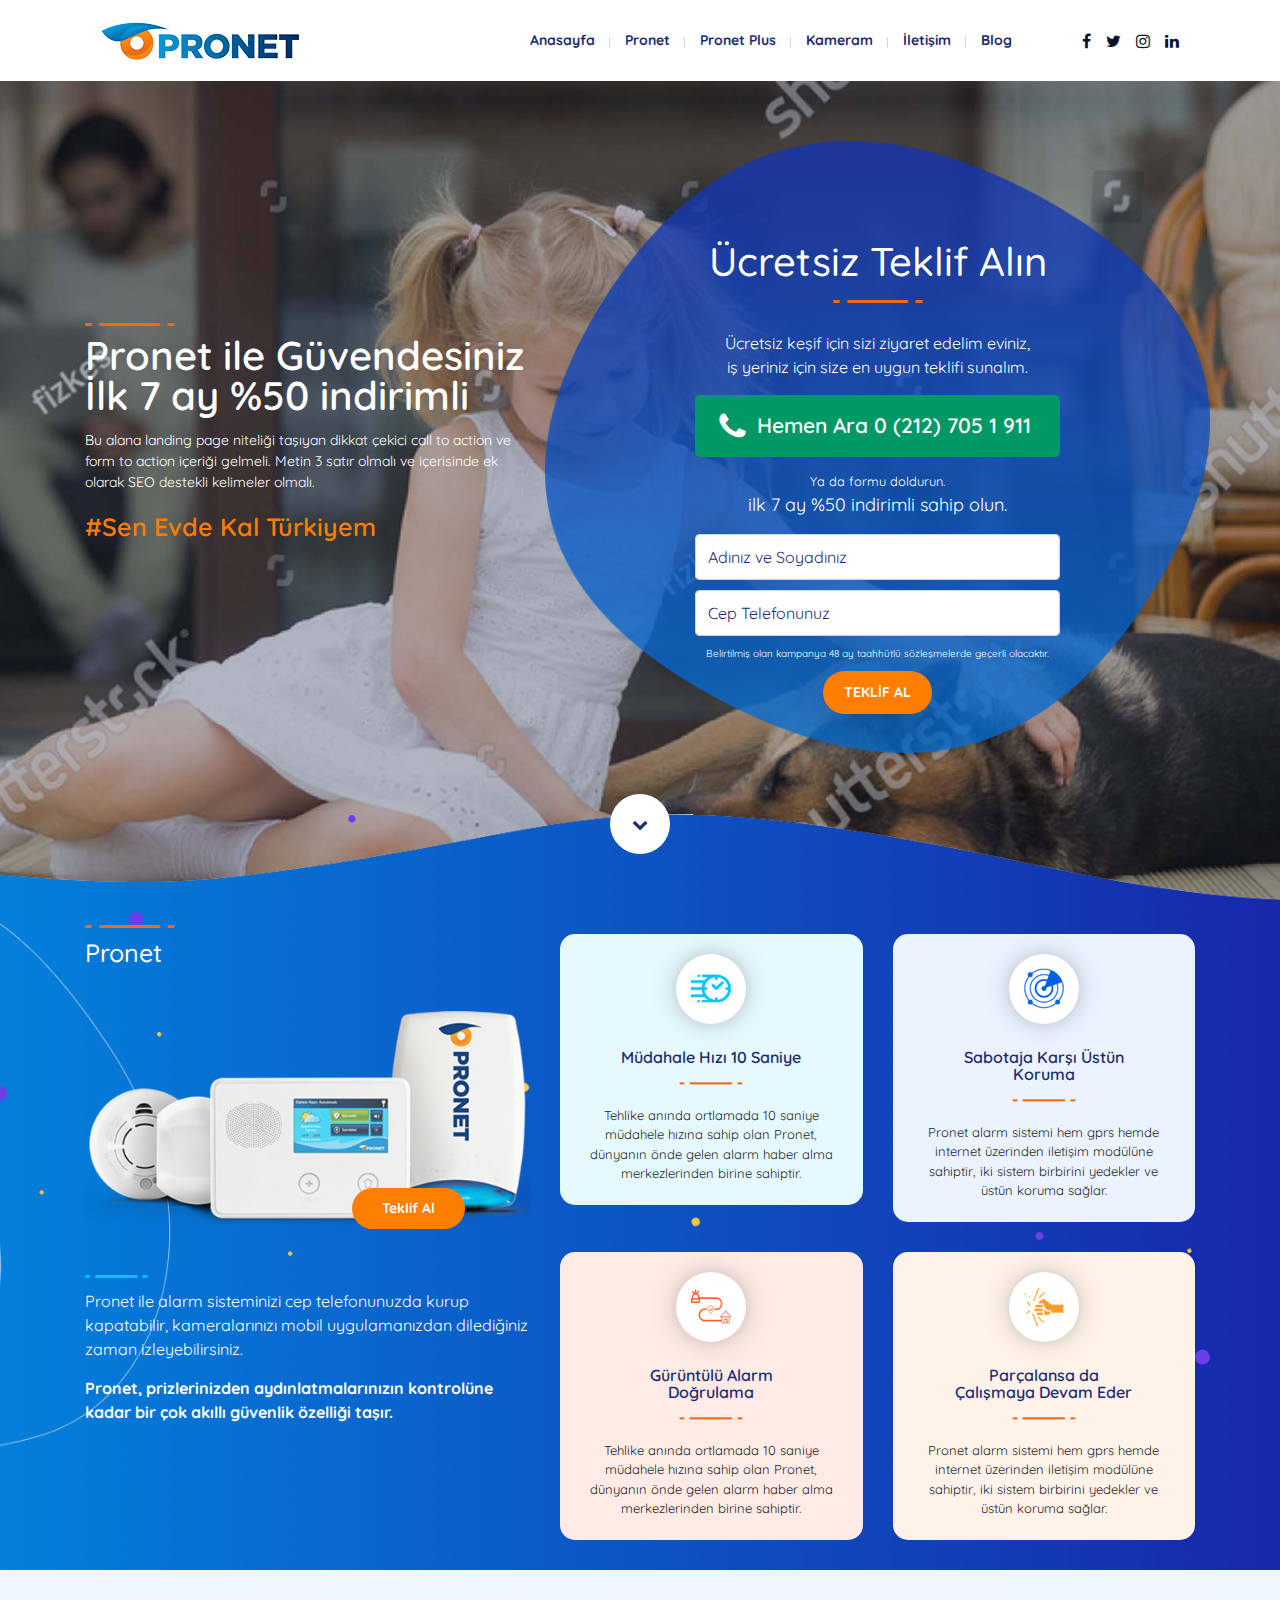
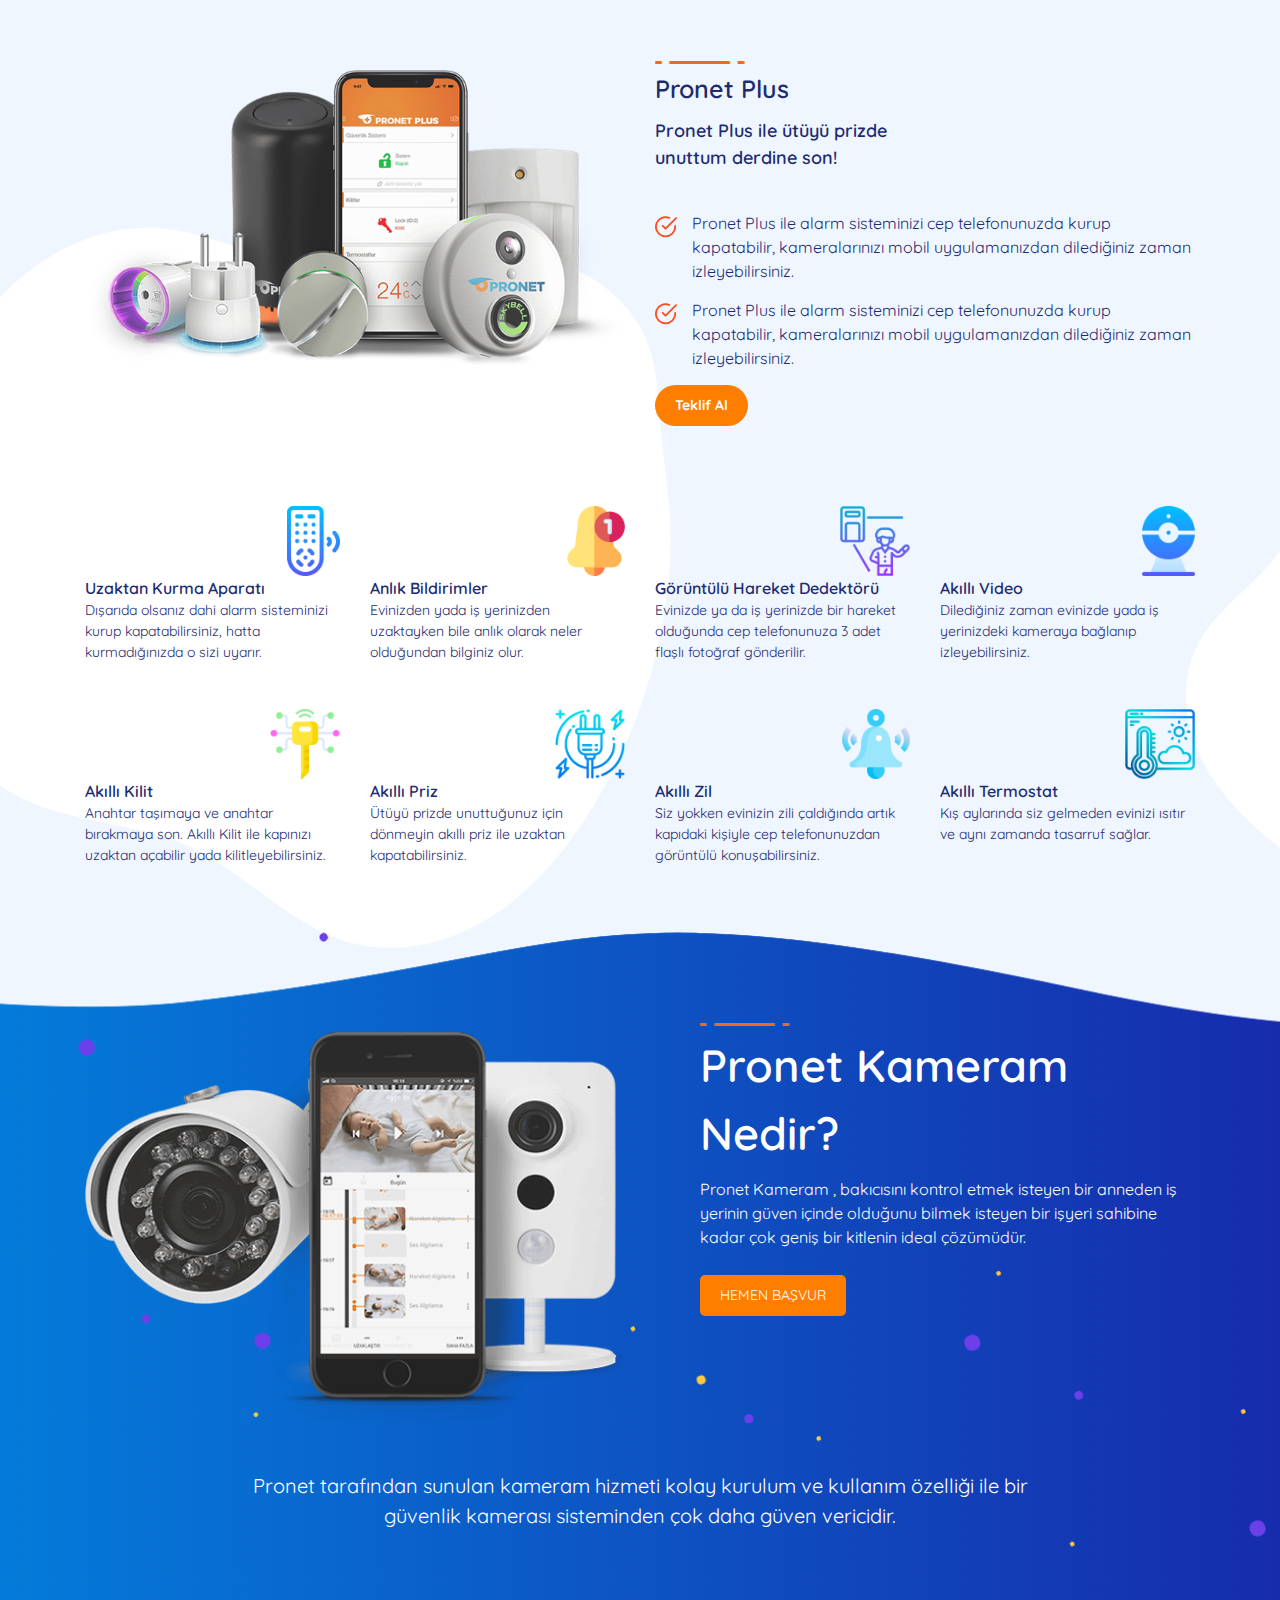
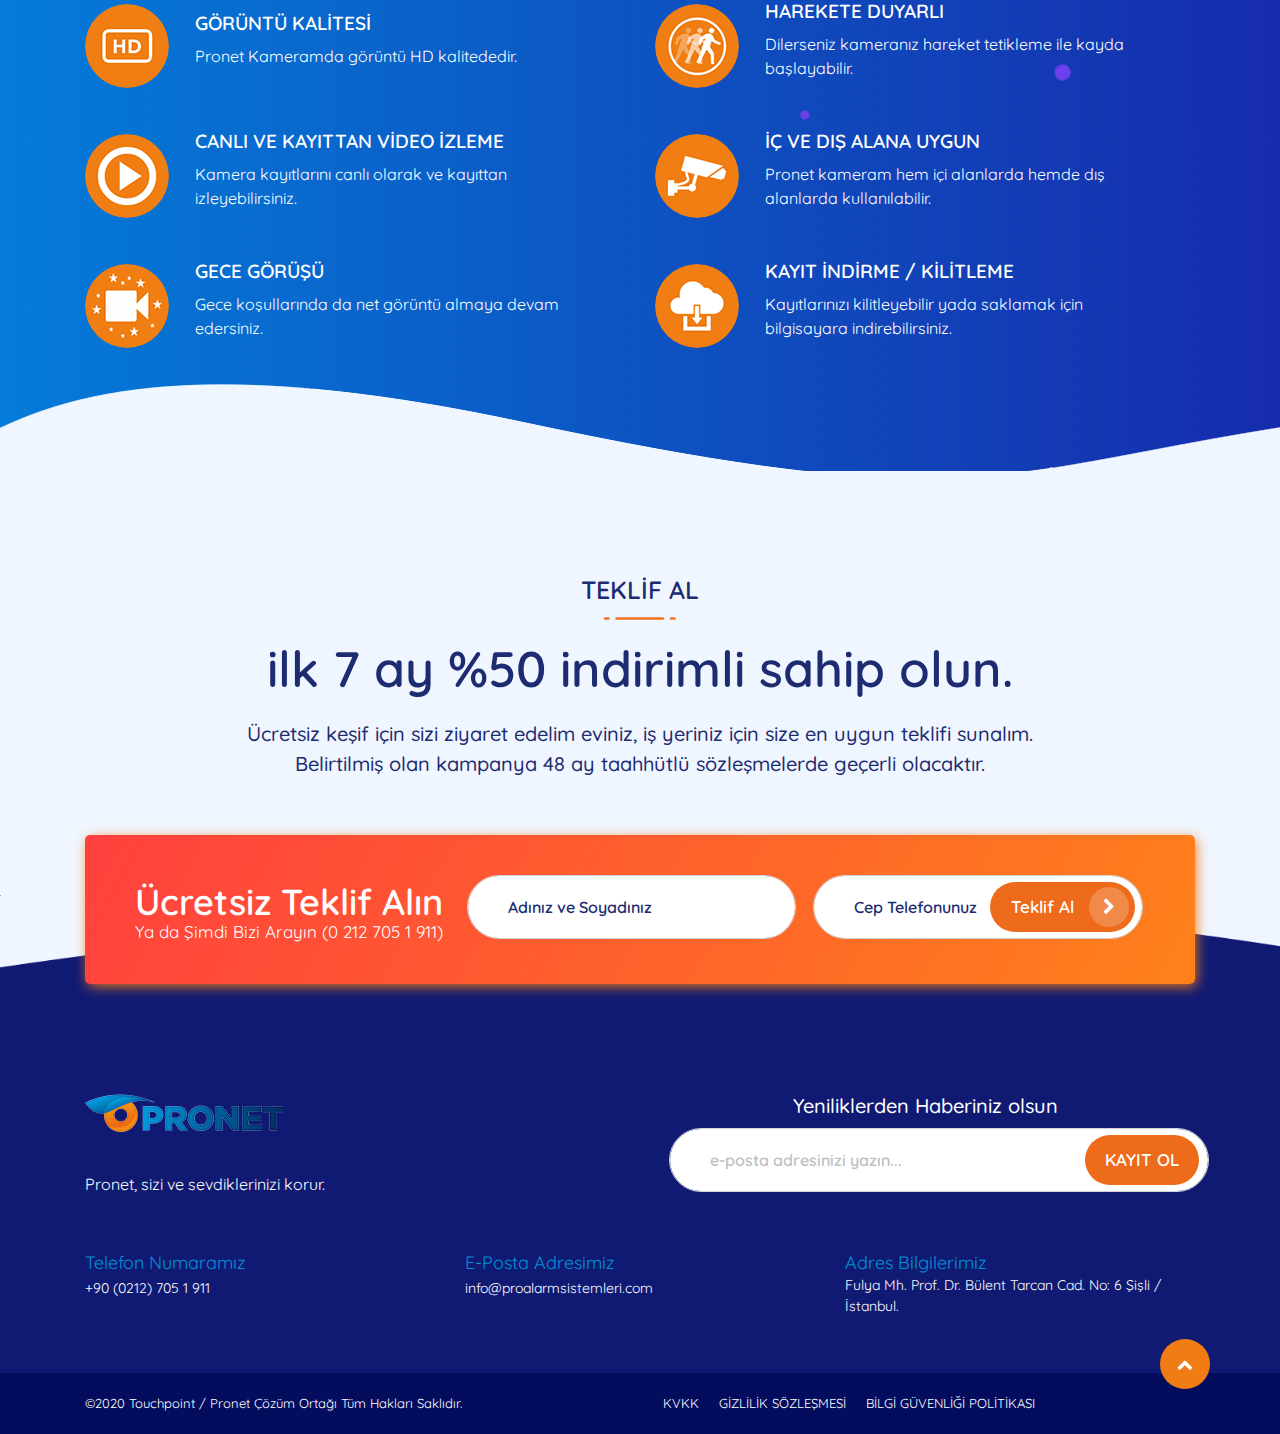
<file: index.html>
<!DOCTYPE html>
<html lang="tr">
<head>
    <meta charset="UTF-8">
    <meta name="viewport" content="width=device-width, initial-scale=1, shrink-to-fit=no">
    <title>Document</title>

    <!-- Plugins-->
    <link rel="stylesheet" href="plugins/bootstrap/bootstrap.min.css">
    <link rel="stylesheet" href="https://stackpath.bootstrapcdn.com/font-awesome/4.7.0/css/font-awesome.min.css">
    <link href='https://fonts.googleapis.com/css?family=Quicksand:400,500,600,700' rel='stylesheet'>

    <!-- Theme Css-->
    <link rel="stylesheet" href="css/stil.css">
</head>
<body id="anasayfa">
    <div class="wrap">
        <header class="header1">
            <div class="container">
                <nav class="navbar navbar-expand-lg navbar-light">
                    <a class="navbar-brand" href="#">
                        <img src="images/pronet-logo-1.png" alt="">
                    </a>
                    <button class="navbar-toggler" type="button" data-toggle="collapse" data-target="#navbarSupportedContent" aria-controls="navbarSupportedContent" aria-expanded="false" aria-label="Toggle navigation">
                      <span class="navbar-toggler-icon"></span>
                    </button>
                    <div class="collapse navbar-collapse" id="navbarSupportedContent">
                      <ul class="navbar-nav ml-auto">
                        <li class="nav-item"> <a class="nav-link" href="#anasayfa">Anasayfa</a></li>
                        <li class="nav-item"> <a class="nav-link" href="#pronet">Pronet</a></li>
                        <li class="nav-item"> <a class="nav-link" href="#pronet-plus">Pronet Plus</a></li>
                        <li class="nav-item"> <a class="nav-link" href="#kameram">Kameram</a></li>
                        <li class="nav-item"> <a class="nav-link" href="#iletisim">İletişim</a></li>
                        <li class="nav-item"> <a class="nav-link" href="#">Blog</a></li>
                      </ul>
                      <ul class="social">
                          <li> <a href=""><i class="fa fa-facebook-f"></i></a> </li>
                          <li> <a href=""><i class="fa fa-twitter"></i></a> </li>
                          <li> <a href=""><i class="fa fa-instagram"></i></a> </li>
                          <li> <a href=""><i class="fa fa-linkedin"></i></a> </li>
                      </ul>
                    </div>
                </nav>
            </div>
        </header>
        <section class="slider">
            <div class="container">
                <div class="row align-items-center">
                    <div class="col-lg-5 col-sol">
                        <div class="baslik">
                            Pronet ile Güvendesiniz İlk 7 ay %50 indirimli
                        </div>
                        <p>
                            Bu alana landing page niteliği taşıyan dikkat çekici call to action ve form to action içeriği gelmeli. Metin 3 satır olmalı ve içerisinde ek olarak SEO destekli kelimeler olmalı.
                        </p>
                        <p class="tag">
                            #Sen Evde Kal Türkiyem
                        </p>
                    </div>
                    <div class="col col-sag">
                        <div class="mask-img"></div>
                        <div class="baslik">Ücretsiz Teklif Alın</div>
                        <p class="p1">
                            Ücretsiz keşif için sizi ziyaret edelim eviniz, <br>iş yeriniz için size en uygun teklifi sunalım.
                        </p>
                        <a href="" class="a1">
                            <i class="fa fa-phone"></i>
                            Hemen Ara 0 (212) 705 1 911
                        </a>
                        <small class="s1">
                            Ya da formu doldurun.
                        </small>
                        <p class="p2">
                            ilk 7 ay %50 indirimli sahip olun.
                        </p>
                        <form action="">
                            <input type="text" class="form-control" placeholder="Adınız ve Soyadınız">
                            <input type="text" class="form-control" placeholder="Cep Telefonunuz">
                            <small>Belirtilmiş olan kampanya 48 ay taahhütlü sözleşmelerde geçerli olacaktır.</small>
                            <button type="submit" class="btn shadow-lg btn-theme">TEKLİF AL</button>
                        </form>
                    </div>
                </div>
            </div>
        </section>
        <section class="sec-1" id="pronet">
            <div class="container">
                <a href="#pronet" class="btn-in"><i class="fa fa-chevron-down"></i></a>
                <div class="row">
                    <div class="col-lg-5 col-sol">
                        <div class="row">
                            <div class="col-12">
                                <div class="baslik">
                                    Pronet
                                </div>        
                            </div>
                            <div class="col-12 position-relative">
                                <img src="images/alarm-grup.png" alt="">
                                <a href="" class="btn-theme">Teklif Al</a>
                            </div>
                            <div class="col-12">
                                <p>
                                    Pronet ile alarm sisteminizi cep telefonunuzda kurup kapatabilir, kameralarınızı mobil uygulamanızdan dilediğiniz zaman izleyebilirsiniz.
                                    <b>
                                        Pronet, prizlerinizden aydınlatmalarınızın kontrolüne kadar bir çok akıllı güvenlik özelliği taşır.
                                    </b>
                                </p>
                            </div>
                        </div>
                    </div>
                    <div class="col col-sag">
                        <div class="row">
                            <div class="col-12 col-sm-6">
                                <div class="item-wrap" style="background-color: #e5f9ff;">
                                    <div class="ikon">
                                        <img src="images/ikon-saat-1.png" alt="">
                                    </div>
                                    <div class="baslik">Müdahale Hızı 10 Saniye</div>
                                    <p>
                                        Tehlike anında ortlamada 10 saniye müdahele hızına sahip olan Pronet, dünyanın önde gelen alarm haber alma merkezlerinden birine sahiptir.
                                    </p>
                                </div>
                            </div>
                            <div class="col-12 col-sm-6">
                                <div class="item-wrap" style="background-color: #eaf3ff;">
                                    <div class="ikon">
                                        <img src="images/ikon-radar-1.png" alt="">
                                    </div>
                                    <div class="baslik">Sabotaja Karşı Üstün Koruma</div>
                                    <p>
                                        Pronet alarm sistemi hem gprs hemde internet üzerinden iletişim modülüne sahiptir, iki sistem birbirini yedekler ve üstün koruma sağlar.
                                    </p>
                                </div>
                            </div>
                            <div class="col-12 col-sm-6">
                                <div class="item-wrap" style="background-color: #ffebe6;">
                                    <div class="ikon">
                                        <img src="images/ikon-alarm-1.png" alt="">
                                    </div>
                                    <div class="baslik">Gürüntülü  Alarm Doğrulama</div>
                                    <p>
                                        Tehlike anında ortlamada 10 saniye müdahele hızına sahip olan Pronet, dünyanın önde gelen alarm haber alma merkezlerinden birine sahiptir.
                                    </p>
                                </div>
                            </div>
                            <div class="col-12 col-sm-6">
                                <div class="item-wrap" style="background-color: #fff3e9;">
                                    <div class="ikon">
                                        <img src="images/ikon-yumruk-1.png" alt="">
                                    </div>
                                    <div class="baslik">Parçalansa da  Çalışmaya Devam Eder</div>
                                    <p>
                                        Pronet alarm sistemi hem gprs hemde internet üzerinden iletişim modülüne sahiptir, iki sistem birbirini yedekler ve üstün koruma sağlar.
                                    </p>
                                </div>
                            </div>
                        </div>
                    </div>
                </div>
            </div>
        </section>
        <section class="sec-2" id="pronet-plus">
            <div class="container">
                <div class="row">
                    <div class="col-lg-6 col-sol">
                       <img src="images/pronet-plus-grup.png" alt="">
                    </div>
                    <div class="col col-sag">
                        <div class="baslik">
                            Pronet Plus
                            <small>Pronet Plus ile ütüyü prizde unuttum derdine son!</small>
                        </div>
                        <div class="list">
                            <img src="images/ikon-tik-1.png" alt="">
                            Pronet Plus ile alarm sisteminizi cep telefonunuzda kurup kapatabilir, kameralarınızı mobil uygulamanızdan dilediğiniz zaman izleyebilirsiniz.
                        </div>
                        <div class="list">
                            <img src="images/ikon-tik-1.png" alt="">
                            Pronet Plus ile alarm sisteminizi cep telefonunuzda kurup kapatabilir, kameralarınızı mobil uygulamanızdan dilediğiniz zaman izleyebilirsiniz.
                        </div>
                        <a href="" class="btn-theme">Teklif Al</a>
                    </div>
                    <div class="col-12 items-wrap">
                        <div class="row">
                            <div class="col-md-3">
                                <div class="item-wrap">
                                    <img src="images/ikon-kumanda-1.png" alt="">
                                    <div class="item-baslik">
                                        Uzaktan Kurma Aparatı
                                    </div>
                                    <p>
                                        Dışarıda olsanız dahi alarm sisteminizi kurup kapatabilirsiniz, hatta kurmadığınızda o sizi uyarır.
                                    </p>
                                </div>
                            </div>
                            <div class="col-md-3">
                                <div class="item-wrap">
                                    <img src="images/ikon-bildirim-1.png" alt="">
                                    <div class="item-baslik">
                                        Anlık Bildirimler
                                    </div>
                                    <p>
                                        Evinizden yada iş yerinizden uzaktayken bile anlık olarak neler olduğundan bilginiz olur.
                                    </p>
                                </div>
                            </div>
                            <div class="col-md-3">
                                <div class="item-wrap">
                                    <img src="images/ikon-dedektor-1.png" alt="">
                                    <div class="item-baslik">
                                        Görüntülü Hareket Dedektörü
                                    </div>
                                    <p>
                                        Evinizde ya da iş yerinizde bir hareket olduğunda cep telefonunuza 3 adet flaşlı fotoğraf gönderilir.
                                    </p>
                                </div>
                            </div>
                            <div class="col-md-3">
                                <div class="item-wrap">
                                    <img src="images/ikon-kamera-1.png" alt="">
                                    <div class="item-baslik">
                                        Akıllı Video
                                    </div>
                                    <p>
                                        Dilediğiniz zaman evinizde yada iş yerinizdeki kameraya bağlanıp izleyebilirsiniz.
                                    </p>
                                </div>
                            </div>
                            <div class="col-md-3">
                                <div class="item-wrap">
                                    <img src="images/ikon-anahtar-1.png" alt="">
                                    <div class="item-baslik">
                                        Akıllı Kilit
                                    </div>
                                    <p>
                                        Anahtar taşımaya ve anahtar bırakmaya son. Akıllı Kilit ile kapınızı uzaktan açabilir yada kilitleyebilirsiniz.
                                    </p>
                                </div>
                            </div>
                            <div class="col-md-3">
                                <div class="item-wrap">
                                    <img src="images/ikon-priz-1.png" alt="">
                                    <div class="item-baslik">
                                        Akıllı Priz
                                    </div>
                                    <p>
                                        Ütüyü prizde unuttuğunuz için dönmeyin akıllı priz ile uzaktan kapatabilirsiniz.
                                    </p>
                                </div>
                            </div>
                            <div class="col-md-3">
                                <div class="item-wrap">
                                    <img src="images/ikon-alarm-2.png" alt="">
                                    <div class="item-baslik">
                                        Akıllı Zil
                                    </div>
                                    <p>
                                        Siz yokken evinizin zili çaldığında artık kapıdaki kişiyle cep telefonunuzdan görüntülü konuşabilirsiniz.
                                    </p>
                                </div>
                            </div>
                            <div class="col-md-3">
                                <div class="item-wrap">
                                    <img src="images/ikon-termostat-1.png" alt="">
                                    <div class="item-baslik">
                                        Akıllı Termostat
                                    </div>
                                    <p>
                                        Kış aylarında siz gelmeden evinizi ısıtır ve aynı zamanda tasarruf sağlar.
                                    </p>
                                </div>
                            </div>
                        </div>
                    </div>
                </div>
            </div>
        </section>
        <section class="sec-3" id="kameram">
            <div class="container">
                <div class="row">
                    <div class="col-lg-6 col-sol">
                       <img src="images/kameramnedir-grup.png" alt="">
                    </div>
                    <div class=" col col-sag">
                        <div class="baslik">
                            Pronet Kameram Nedir?
                        </div>
                        <p>
                            Pronet Kameram , bakıcısını kontrol etmek isteyen bir anneden iş yerinin güven içinde olduğunu bilmek isteyen bir işyeri sahibine kadar çok geniş bir kitlenin ideal çözümüdür.
                        
                        </p>
                        <a href="" class="btn-theme">HEMEN BAŞVUR</a>
                    </div>
                    <div class="col-12 items-wrap">
                        <div class="row">
                            <p class="col-12">
                                Pronet tarafından sunulan kameram hizmeti kolay kurulum ve kullanım özelliği ile bir güvenlik kamerası sisteminden çok daha güven vericidir.
                            </p>
                            <div class="col-md-6">
                                <div class="item-wrap">
                                    <img src="images/ikon-hd-1.png" alt="">
                                    <div class="item-baslik">
                                        GÖRÜNTÜ KALİTESİ
                                    </div>
                                    <p>
                                        Pronet Kameramda görüntü HD kalitededir.
                                    </p>
                                </div>
                            </div>
                            <div class="col-md-6">
                                <div class="item-wrap">
                                    <img src="images/ikon-hareket-1.png" alt="">
                                    <div class="item-baslik">
                                        HAREKETE DUYARLI
                                    </div>
                                    <p>
                                        Dilerseniz kameranız hareket tetikleme ile kayda başlayabilir.
                                    </p>
                                </div>
                            </div>
                            
                            <div class="col-md-6">
                                <div class="item-wrap">
                                    <img src="images/ikon-canli-1.png" alt="">
                                    <div class="item-baslik">
                                        CANLI VE KAYITTAN VİDEO İZLEME
                                    </div>
                                    <p>
                                        Kamera kayıtlarını canlı olarak ve kayıttan izleyebilirsiniz.
                                    </p>
                                </div>
                            </div>
                            <div class="col-md-6">
                                <div class="item-wrap">
                                    <img src="images/ikon-kamera-2.png" alt="">
                                    <div class="item-baslik">
                                        İÇ VE DIŞ ALANA UYGUN
                                    </div>
                                    <p>
                                        Pronet kameram hem içi alanlarda hemde dış alanlarda kullanılabilir.
                                    </p>
                                </div>
                            </div>
                            <div class="col-md-6">
                                <div class="item-wrap">
                                    <img src="images/ikon-gece-1.png" alt="">
                                    <div class="item-baslik">
                                        GECE GÖRÜŞÜ
                                    </div>
                                    <p>
                                        Gece koşullarında da net görüntü almaya devam edersiniz.
                                    </p>
                                </div>
                            </div>
                            <div class="col-md-6">
                                <div class="item-wrap">
                                    <img src="images/ikon-kayit-1.png" alt="">
                                    <div class="item-baslik">
                                        KAYIT İNDİRME / KİLİTLEME
                                    </div>
                                    <p>
                                        Kayıtlarınızı kilitleyebilir yada saklamak için bilgisayara indirebilirsiniz.
                                    </p>
                                </div>
                            </div>
                        </div>
                    </div>
                </div>
            </div>
        </section>
        <section class="sec-4">
            <div class="mask"></div>
            <div class="container">
                <div class="baslik">
                    TEKLİF AL
                </div>
                <h3>ilk 7 ay %50 indirimli sahip olun.</h3>
                <p>
                    Ücretsiz keşif için sizi ziyaret edelim eviniz, iş yeriniz için size en uygun teklifi sunalım.
                    <br>
                    Belirtilmiş olan kampanya 48 ay taahhütlü sözleşmelerde geçerli olacaktır.
                </p>
            </div>
        </section>
        <footer id="iletisim">
            <div class="mask"></div>
            <div class="container">
                <section class="footer-ust ">
                   <div class="row">
                    <p class="col-md-4">
                        Ücretsiz Teklif Alın
                        <small>Ya da Şimdi Bizi Arayın <a href="">(0 212 705 1 911)</a>  </small>
                    </p>
                    <form action="" class="col">
                        <div class="row">
                            <input type="text" class="form-control" placeholder="Adınız ve Soyadınız">
                            <input type="text" class="form-control" placeholder="Cep Telefonunuz">
                            <button class="btn" type="submit">Teklif Al <i class="fa fa-chevron-right"></i></button>
                        </div>
                    </form>
                   </div>
                </section>
            </div>
            <div class="container">
                <div class="footer-orta">
                    <div class="row">
                        <div class="col-md-6 logo">
                            <a href="">
                                <img src="images/pronet-logo-1.png" alt="">
                            </a>
                            <p>
                                Pronet, sizi ve sevdiklerinizi korur.
                            </p>
                        </div>
                        <form class="col-md-6">
                            <h3>Yeniliklerden Haberiniz olsun</h3>
                            <div class="group position-relative">
                                <input type="text" class="form-control" placeholder="e-posta adresinizi yazın...">
                                <button type="submit" class="">KAYIT OL</button>
                            </div>
                        </form>
                        <div class="col-md-4 bilgi">
                            <h5>Telefon Numaramız</h5>
                            <a href="">+90 (0212) 705 1 911</a>
                        </div>
                        <div class="col-md-4 bilgi">
                            <h5>E-Posta Adresimiz</h5>
                            <a href="">info@proalarmsistemleri.com</a>
                        </div>
                        <div class="col-md-4 bilgi">
                            <h5>Adres Bilgilerimiz</h5>
                            <p>
                                Fulya Mh. Prof. Dr. Bülent Tarcan Cad. No: 6 Şişli / İstanbul.
                            </p>
                        </div>
                    </div>
                </div>
            </div>
            <section class="col-12 footer-alt">
                <div class="container">

                    <div class="row align-items-center">
                        <div class="col-12 col-md-6">
                           <p> ©2020 Touchpoint / Pronet Çözüm Ortağı Tüm Hakları Saklıdır.</p>
                        </div>
                        <div class="col-12 col-md-6 ml-auto">
                            <a href="" class="btn text-white"> KVKK  </a>
                            <a href="" class="btn text-white"> GİZLİLİK SÖZLEŞMESİ  </a>
                            <a href="" class="btn text-white"> BİLGİ GÜVENLİĞİ POLİTİKASI </a>
                        </div>
                    </div>
                </div>
            </section>
            <div class="container position-relative">
                <a href="#anasayfa" class="btn-up"><i class="fa fa-chevron-up"></i></a>
            </div>
        </footer>
    </div>
    <script src="plugins/jquery/jquery-3.5.1.min.js"></script>
    <script src="plugins/bootstrap/bootstrap.min.js"></script>
    <script src="plugins/bootstrap/popper.min.js"></script>
     <!-- Theme Js-->
     <script src="js/script.js"></script>
</body>
</html>
</file>
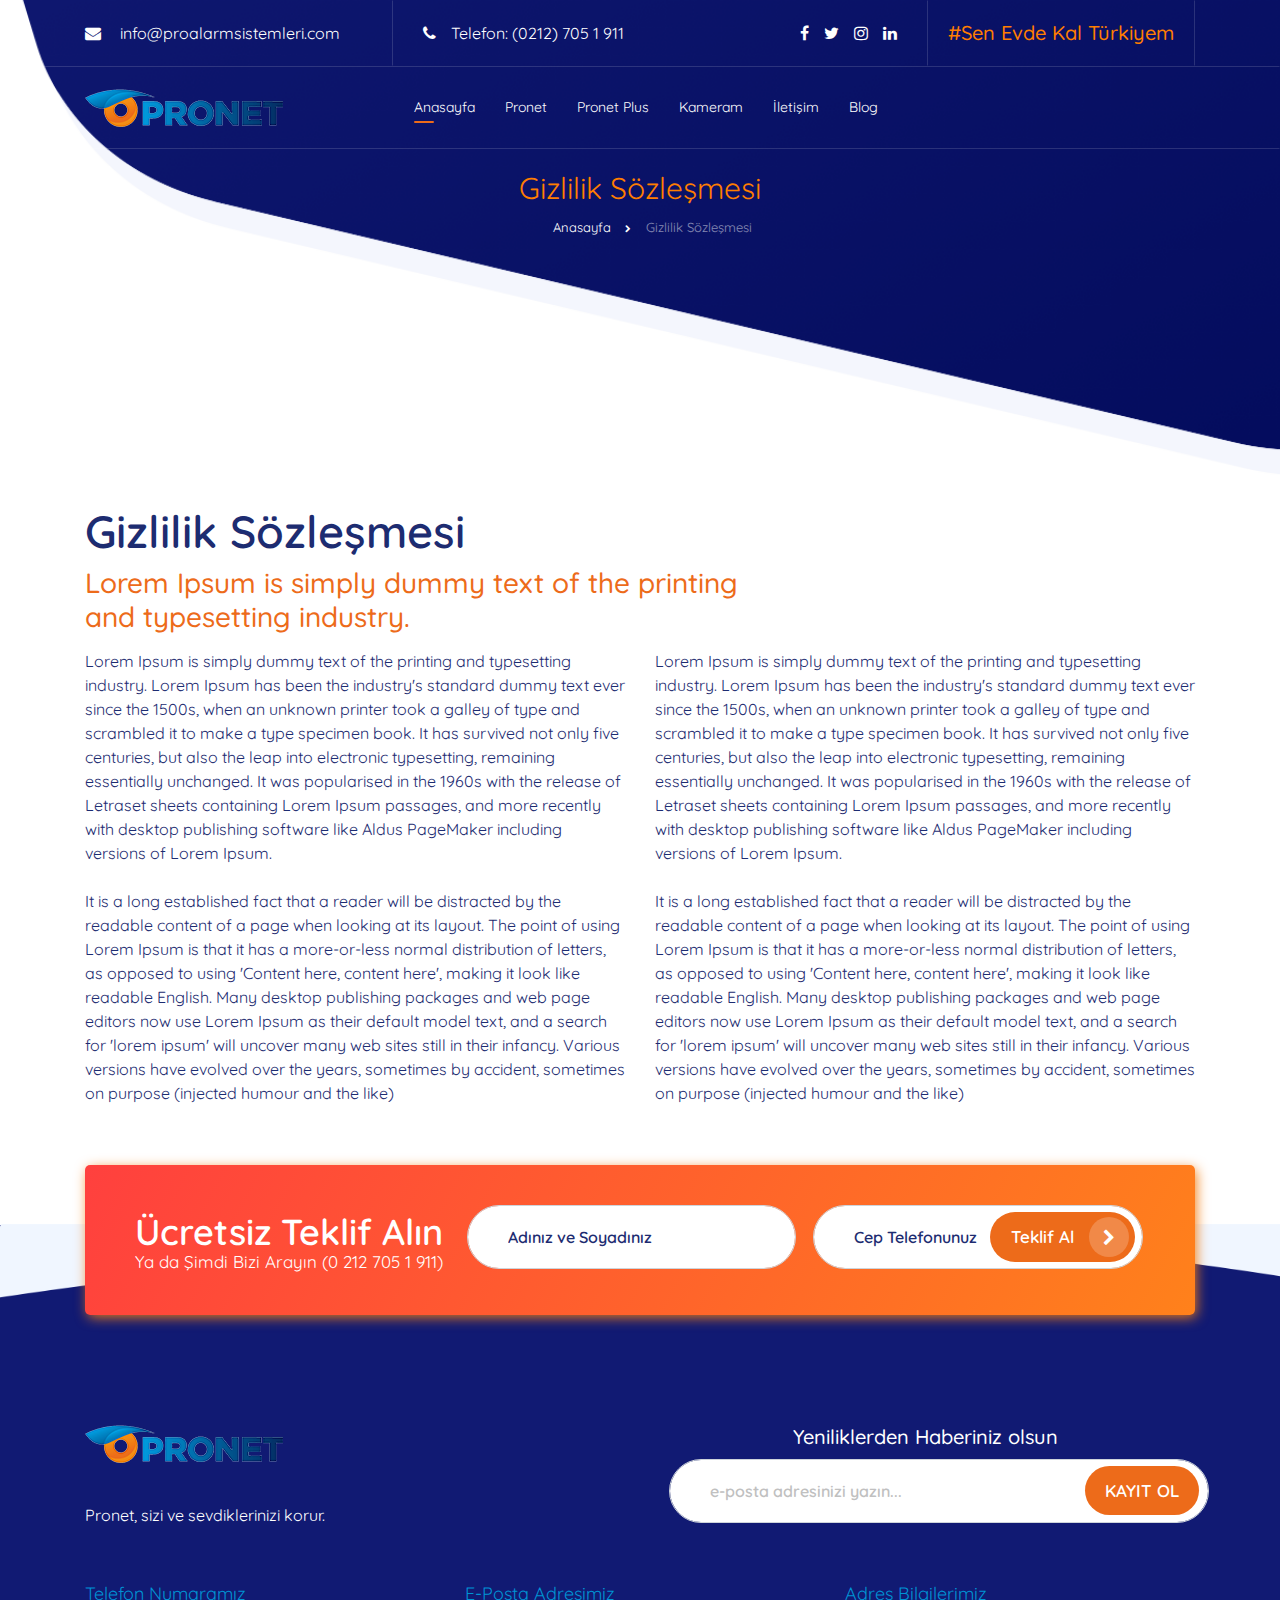
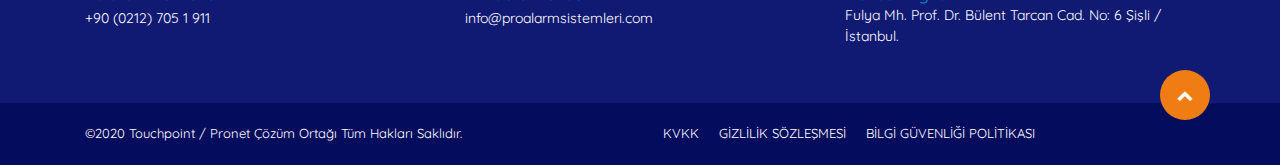
<file: kvk.html>
<!DOCTYPE html>
<html lang="tr">
<head>
    <meta charset="UTF-8">
    <meta name="viewport" content="width=device-width, initial-scale=1, shrink-to-fit=no">
    <title>KVK</title>

    <!-- Plugins-->
    <link rel="stylesheet" href="plugins/bootstrap/bootstrap.min.css">
    <link rel="stylesheet" href="https://stackpath.bootstrapcdn.com/font-awesome/4.7.0/css/font-awesome.min.css">
    <link href='https://fonts.googleapis.com/css?family=Quicksand:400,500,600,700' rel='stylesheet'>

    <!-- Theme Css-->
    <link rel="stylesheet" href="css/stil.css">
</head>
<body id="anasayfa">
    <div class="wrap">
        <header class="header2">
            <div class="header-ust">
                <div class="container">
                    <div class="row">
                        <div class="col-12  col-md-6 sol">
                            <a class="mail" href="">
                                <i class="fa fa-envelope"></i>
                                info@proalarmsistemleri.com
                            </a>
                            <a class="tel" href="">
                                <i class="fa fa-phone"></i>
                                Telefon: (0212) 705 1 911   
                            </a>
                        </div>
                        <div class="col-12 col-md-6 sag">
                            <ul class="social">
                                <li> <a href=""><i class="fa fa-facebook-f"></i></a> </li>
                                <li> <a href=""><i class="fa fa-twitter"></i></a> </li>
                                <li> <a href=""><i class="fa fa-instagram"></i></a> </li>
                                <li> <a href=""><i class="fa fa-linkedin"></i></a> </li>
                            </ul>
                            <h5>
                                #Sen Evde Kal Türkiyem
                            </h5>
                        </div>
                    </div>
                </div>
            </div>
            <div class="header-alt">
                <div class="container">
                    <nav class="navbar navbar-expand-md navbar-light">
                        <a class="navbar-brand" href="#">
                            <img src="images/pronet-logo-1.png" alt="">
                        </a>
                        <button class="navbar-toggler" type="button" data-toggle="collapse" data-target="#navbarSupportedContent" aria-controls="navbarSupportedContent" aria-expanded="false" aria-label="Toggle navigation">
                          <span class="navbar-toggler-icon"></span>
                        </button>
                        <div class="collapse navbar-collapse" id="navbarSupportedContent">
                          <ul class="navbar-nav ">
                            <li class="nav-item active"> <a class="nav-link" href="#anasayfa">Anasayfa</a></li>
                            <li class="nav-item"> <a class="nav-link" href="#pronet">Pronet</a></li>
                            <li class="nav-item"> <a class="nav-link" href="#pronet-plus">Pronet Plus</a></li>
                            <li class="nav-item"> <a class="nav-link" href="#kameram">Kameram</a></li>
                            <li class="nav-item"> <a class="nav-link" href="#iletisim">İletişim</a></li>
                            <li class="nav-item"> <a class="nav-link" href="#">Blog</a></li>
                          </ul>
                        </div>
                    </nav>
                </div>
            </div>
        </header>
        
        <section class="page page-kvk">
            <div class="breadcrumbs">
                <div class="container">
                    <h1>Gizlilik Sözleşmesi</h1>
                    <ul>
                        <li><a href="<?php echo site_url(); ?>">Anasayfa <i class="fa fa-chevron-right"></i></a></li>
                        <li><span>Gizlilik Sözleşmesi</span></li>
                    </ul>
                </div>   
            </div>

            <div class="page-content">
                <div class="container">
                    <div class="row">
                        <div class="col-12">
                            <h2>Gizlilik Sözleşmesi</h2>
                            <h3 class="mb-3">
                                Lorem Ipsum is simply dummy text of the printing <br> and typesetting industry. 
                            </h3>
                        </div>
                        <div class="col-md-6">
                            Lorem Ipsum is simply dummy text of the printing and typesetting industry. Lorem Ipsum has been the industry's standard dummy text ever since the 1500s, when an unknown printer took a galley of type and scrambled it to make a type specimen book. It has survived not only five centuries, but also the leap into electronic typesetting, remaining essentially unchanged. It was popularised in the 1960s with the release of Letraset sheets containing Lorem Ipsum passages, and more recently with desktop publishing software like Aldus PageMaker including versions of Lorem Ipsum.
                            <br><br>
                            It is a long established fact that a reader will be distracted by the readable content of a page when looking at its layout. The point of using Lorem Ipsum is that it has a more-or-less normal distribution of letters, as opposed to using 'Content here, content here', making it look like readable English. Many desktop publishing packages and web page editors now use Lorem Ipsum as their default model text, and a search for 'lorem ipsum' will uncover many web sites still in their infancy. Various versions have evolved over the years, sometimes by accident, sometimes on purpose (injected humour and the like)
                        </div>
                        <div class="col-md-6">
                            Lorem Ipsum is simply dummy text of the printing and typesetting industry. Lorem Ipsum has been the industry's standard dummy text ever since the 1500s, when an unknown printer took a galley of type and scrambled it to make a type specimen book. It has survived not only five centuries, but also the leap into electronic typesetting, remaining essentially unchanged. It was popularised in the 1960s with the release of Letraset sheets containing Lorem Ipsum passages, and more recently with desktop publishing software like Aldus PageMaker including versions of Lorem Ipsum.
                            <br><br>
                            It is a long established fact that a reader will be distracted by the readable content of a page when looking at its layout. The point of using Lorem Ipsum is that it has a more-or-less normal distribution of letters, as opposed to using 'Content here, content here', making it look like readable English. Many desktop publishing packages and web page editors now use Lorem Ipsum as their default model text, and a search for 'lorem ipsum' will uncover many web sites still in their infancy. Various versions have evolved over the years, sometimes by accident, sometimes on purpose (injected humour and the like)
                        </div>
                    </div>
                </div>
            </div>
        </section>

        <footer id="iletisim">
            <div class="mask"></div>
            <div class="container">
                <section class="footer-ust ">
                   <div class="row">
                    <p class="col-md-4">
                        Ücretsiz Teklif Alın
                        <small>Ya da Şimdi Bizi Arayın <a href="">(0 212 705 1 911)</a>  </small>
                    </p>
                    <form action="" class="col">
                        <div class="row">
                            <input type="text" class="form-control" placeholder="Adınız ve Soyadınız">
                            <input type="text" class="form-control" placeholder="Cep Telefonunuz">
                            <button class="btn" type="submit">Teklif Al <i class="fa fa-chevron-right"></i></button>
                        </div>
                    </form>
                   </div>
                </section>
            </div>
            <div class="container">
                <div class="footer-orta">
                    <div class="row">
                        <div class="col-md-6 logo">
                            <a href="">
                                <img src="images/pronet-logo-1.png" alt="">
                            </a>
                            <p>
                                Pronet, sizi ve sevdiklerinizi korur.
                            </p>
                        </div>
                        <form class="col-md-6">
                            <h3>Yeniliklerden Haberiniz olsun</h3>
                            <div class="group position-relative">
                                <input type="text" class="form-control" placeholder="e-posta adresinizi yazın...">
                                <button type="submit" class="">KAYIT OL</button>
                            </div>
                        </form>
                        <div class="col-md-4 bilgi">
                            <h5>Telefon Numaramız</h5>
                            <a href="">+90 (0212) 705 1 911</a>
                        </div>
                        <div class="col-md-4 bilgi">
                            <h5>E-Posta Adresimiz</h5>
                            <a href="">info@proalarmsistemleri.com</a>
                        </div>
                        <div class="col-md-4 bilgi">
                            <h5>Adres Bilgilerimiz</h5>
                            <p>
                                Fulya Mh. Prof. Dr. Bülent Tarcan Cad. No: 6 Şişli / İstanbul.
                            </p>
                        </div>
                    </div>
                </div>
            </div>
            <section class="col-12 footer-alt">
                <div class="container">

                    <div class="row align-items-center">
                        <div class="col-12 col-md-6">
                           <p> ©2020 Touchpoint / Pronet Çözüm Ortağı Tüm Hakları Saklıdır.</p>
                        </div>
                        <div class="col-12 col-md-6 ml-auto">
                            <a href="" class="btn text-white"> KVKK  </a>
                            <a href="" class="btn text-white"> GİZLİLİK SÖZLEŞMESİ  </a>
                            <a href="" class="btn text-white"> BİLGİ GÜVENLİĞİ POLİTİKASI </a>
                        </div>
                    </div>
                </div>
            </section>
            <div class="container position-relative">
                <a href="#anasayfa" class="btn-up"><i class="fa fa-chevron-up"></i></a>
            </div>
        </footer>
    </div>
    <script src="plugins/jquery/jquery-3.5.1.min.js"></script>
    <script src="plugins/bootstrap/bootstrap.min.js"></script>
    <script src="plugins/bootstrap/popper.min.js"></script>
     <!-- Theme Js-->
     <script src="js/script.js"></script>
</body>
</html>
</file>
<file: css/stil.css>
body {
  font-family: 'Quicksand';
}

.btn-theme {
  border-radius: 100px;
  display: inline-block;
  background-color: #ff7e00;
  font-size: 14px;
  font-weight: bold;
  color: #fff;
  padding: 10px 20px;
  text-decoration: none !important;
  -webkit-transition: all ease 300ms;
  transition: all ease 300ms;
}

.btn-theme:hover {
  -webkit-box-shadow: 0px 0px 21px -5px #333333;
          box-shadow: 0px 0px 21px -5px #333333;
  color: #fff;
}

/*   Header Start */
header {
  position: -webkit-sticky;
  position: sticky;
  top: 0;
  background: #fff;
  z-index: 10;
}

@media (max-width: 767.98px) {
  header {
    padding: 20px 0px;
  }
}

header nav.navbar {
  padding-bottom: 0;
  padding-top: 0;
}

@media (max-width: 767.98px) {
  header .navbar-collapse {
    border-top: 1px solid #007ebf;
    margin-top: 30px;
  }
}

header ul.navbar-nav li.nav-item a.nav-link {
  font-weight: bold;
  color: #1d2c71;
  padding: 30px 15px;
  position: relative;
  font-size: 14px;
}

@media (max-width: 767.98px) {
  header ul.navbar-nav li.nav-item a.nav-link {
    padding: 0;
    padding-top: 15px;
  }
}

header ul.navbar-nav li.nav-item a.nav-link:after {
  content: '';
  width: 1px;
  height: 10px;
  background: #cdd6e2;
  position: absolute;
  top: 37px;
  right: 0;
}

@media (max-width: 767.98px) {
  header ul.navbar-nav li.nav-item a.nav-link:after {
    display: none;
  }
}

header ul.navbar-nav li.nav-item.active a.nav-link {
  color: #ed6b1a;
}

header ul.navbar-nav li.nav-item.active a.nav-link:before {
  content: '';
  position: absolute;
  bottom: -3px;
  width: calc(100% - 30px);
  height: 6px;
  border-radius: 100px;
  background-color: #ed6b1a;
}

@media (max-width: 767.98px) {
  header ul.navbar-nav li.nav-item.active a.nav-link:before {
    width: 30px;
    height: 2px;
  }
}

header ul.navbar-nav li.nav-item:nth-last-child(1) a.nav-link:after {
  display: none;
}

header ul.social {
  display: -webkit-box;
  display: -ms-flexbox;
  display: flex;
  -webkit-box-orient: horizontal;
  -webkit-box-direction: normal;
      -ms-flex-direction: row;
          flex-direction: row;
  margin-bottom: 0;
}

@media (max-width: 767.98px) {
  header ul.social {
    padding: 0;
    margin-top: 20px;
  }
}

header ul.social li {
  list-style-type: none;
}

header ul.social li a {
  margin-left: 15px;
  color: #05132f;
}

@media (max-width: 767.98px) {
  header ul.social li a {
    margin-right: 15px;
    margin-left: 0;
  }
}

header.header2 {
  background-image: url(../images/header2-bg.png);
  background-repeat: no-repeat;
  background-size: cover;
  color: #fff;
  min-height: 500px;
  position: relative;
  z-index: 2;
}

@media (max-width: 767.98px) {
  header.header2 {
    background-image: unset;
    min-height: unset;
    padding-top: 10px;
    padding-bottom: 30px;
  }
}

@media (min-width: 768px) and (max-width: 991.98px) {
  header.header2 {
    min-height: unset;
    background-size: contain;
    background-position: -250px -40px;
  }
}

header.header2 a {
  color: #ffffff;
}

@media (max-width: 767.98px) {
  header.header2 a {
    color: #333;
  }
}

header.header2 .header-ust .sag {
  -webkit-box-align: center;
      -ms-flex-align: center;
          align-items: center;
  display: -webkit-box;
  display: -ms-flexbox;
  display: flex;
  -webkit-box-orient: horizontal;
  -webkit-box-direction: normal;
      -ms-flex-direction: row;
          flex-direction: row;
  -webkit-box-pack: end;
      -ms-flex-pack: end;
          justify-content: flex-end;
}

@media (max-width: 767.98px) {
  header.header2 .header-ust .sag {
    -webkit-box-pack: justify;
        -ms-flex-pack: justify;
            justify-content: space-between;
    margin-top: 10px;
    padding: 0px 5px;
    margin-bottom: 15px;
  }
}

header.header2 .header-ust .sag h5 {
  color: #ff7e00;
  float: left;
  padding: 20px;
  border: 1px solid transparent;
  border-left-color: rgba(255, 255, 255, 0.14);
  border-right-color: rgba(255, 255, 255, 0.14);
  margin-left: 30px;
  margin-bottom: 0;
}

@media (max-width: 767.98px) {
  header.header2 .header-ust .sag h5 {
    font-size: 13px;
    padding: 0;
    margin: 0;
  }
}

header.header2 .header-ust .sag .social {
  padding: 0;
  float: left;
}

@media (max-width: 767.98px) {
  header.header2 .header-ust .sag .social {
    margin-top: 0;
  }
}

header.header2 .header-ust .sag .social a {
  color: #fff;
}

@media (max-width: 767.98px) {
  header.header2 .header-ust .sag .social a {
    color: #333;
  }
}

@media (min-width: 768px) and (max-width: 991.98px) {
  header.header2 .header-ust .sag .social a {
    color: #333;
  }
}

header.header2 .header-ust .sol {
  display: -webkit-box;
  display: -ms-flexbox;
  display: flex;
  -webkit-box-align: center;
      -ms-flex-align: center;
          align-items: center;
  -webkit-box-pack: justify;
      -ms-flex-pack: justify;
          justify-content: space-between;
}

@media (max-width: 767.98px) {
  header.header2 .header-ust .sol {
    padding: 0px 5px;
  }
}

@media (min-width: 768px) and (max-width: 991.98px) {
  header.header2 .header-ust .sol {
    display: block;
    padding-left: 30px;
    padding-top: 15px;
  }
}

header.header2 .header-ust .sol .tel {
  height: 100%;
  display: -webkit-box;
  display: -ms-flexbox;
  display: flex;
  -webkit-box-align: center;
      -ms-flex-align: center;
          align-items: center;
  padding-left: 30px;
  border: 1px solid transparent;
  border-left-color: rgba(255, 255, 255, 0.14);
}

@media (max-width: 767.98px) {
  header.header2 .header-ust .sol .tel {
    padding-left: 0;
  }
}

@media (min-width: 768px) and (max-width: 991.98px) {
  header.header2 .header-ust .sol .tel {
    padding-left: 0;
    border: 0;
  }
}

header.header2 .header-ust .sol a {
  text-decoration: none;
}

@media (max-width: 767.98px) {
  header.header2 .header-ust .sol a {
    font-size: 11px;
  }
}

@media (min-width: 768px) and (max-width: 991.98px) {
  header.header2 .header-ust .sol a {
    font-size: 14px;
  }
}

header.header2 .header-ust .sol a i {
  margin-right: 15px;
}

@media (max-width: 767.98px) {
  header.header2 .header-ust .sol a i {
    margin-right: 5px;
    font-size: 11px;
  }
}

header.header2 .header-alt {
  border: 1px solid transparent;
  border-bottom-color: rgba(255, 255, 255, 0.14);
  border-top-color: rgba(255, 255, 255, 0.14);
}

@media (max-width: 767.98px) {
  header.header2 .header-alt .container {
    padding: 0px 5px;
  }
}

header.header2 .header-alt .navbar {
  padding: 0;
}

@media (min-width: 768px) and (max-width: 991.98px) {
  header.header2 .header-alt .navbar .navbar-brand img {
    width: 140px;
  }
}

header.header2 .header-alt ul.navbar-nav {
  padding-left: 100px;
}

@media (max-width: 767.98px) {
  header.header2 .header-alt ul.navbar-nav {
    padding-left: 30px;
    padding-top: 20px;
  }
}

@media (min-width: 768px) and (max-width: 991.98px) {
  header.header2 .header-alt ul.navbar-nav {
    padding-left: 30px;
    padding-top: 20px;
  }
}

@media (min-width: 768px) and (max-width: 991.98px) {
  header.header2 .header-alt ul.navbar-nav li.nav-item {
    float: left;
  }
}

header.header2 .header-alt ul.navbar-nav li.nav-item a.nav-link {
  color: #fff;
  font-weight: 400;
}

@media (max-width: 767.98px) {
  header.header2 .header-alt ul.navbar-nav li.nav-item a.nav-link {
    color: #333;
  }
}

@media (min-width: 768px) and (max-width: 991.98px) {
  header.header2 .header-alt ul.navbar-nav li.nav-item a.nav-link {
    color: #333;
  }
}

header.header2 .header-alt ul.navbar-nav li.nav-item a.nav-link:after {
  display: none;
}

header.header2 .header-alt ul.navbar-nav li.nav-item.active a.nav-link {
  color: #fff;
}

@media (max-width: 767.98px) {
  header.header2 .header-alt ul.navbar-nav li.nav-item.active a.nav-link {
    color: #333;
  }
}

@media (min-width: 768px) and (max-width: 991.98px) {
  header.header2 .header-alt ul.navbar-nav li.nav-item.active a.nav-link {
    color: #333;
  }
}

header.header2 .header-alt ul.navbar-nav li.nav-item.active a.nav-link:before {
  content: '';
  position: absolute;
  bottom: 25px;
  width: 20px;
  height: 2px;
  border-radius: 100px;
}

@media (max-width: 767.98px) {
  header.header2 .header-alt ul.navbar-nav li.nav-item.active a.nav-link:before {
    bottom: -5px;
  }
}

/*   Header End */
.page {
  margin-top: -330px;
  position: relative;
  z-index: 2;
  z-index: 5;
}

@media (max-width: 767.98px) {
  .page {
    margin-top: 0;
  }
}

.page .breadcrumbs {
  text-align: center;
  color: #fff;
}

@media (max-width: 767.98px) {
  .page .breadcrumbs {
    color: #333;
  }
}

@media (min-width: 768px) and (max-width: 991.98px) {
  .page .breadcrumbs {
    color: #333;
  }
}

.page .breadcrumbs h1 {
  font-weight: 400;
  color: #ff7e00;
  font-size: 30px;
}

@media (max-width: 767.98px) {
  .page .breadcrumbs h1 {
    font-size: 18px;
  }
}

.page .breadcrumbs ul {
  display: -webkit-box;
  display: -ms-flexbox;
  display: flex;
  -webkit-box-align: center;
      -ms-flex-align: center;
          align-items: center;
  -webkit-box-pack: center;
      -ms-flex-pack: center;
          justify-content: center;
}

.page .breadcrumbs ul li {
  list-style-type: none;
  margin-right: 15px;
}

.page .breadcrumbs ul li a {
  font-size: 13px;
  color: #fff;
}

@media (max-width: 767.98px) {
  .page .breadcrumbs ul li a {
    color: #333;
  }
}

@media (min-width: 768px) and (max-width: 991.98px) {
  .page .breadcrumbs ul li a {
    color: #333;
  }
}

.page .breadcrumbs ul li a i {
  font-size: 8px;
  margin-left: 10px;
}

.page .breadcrumbs ul li span {
  opacity: .5;
  font-size: 13px;
}

.page .page-content {
  color: #1d2c71;
  padding: 250px 0px;
  padding-bottom: 120px;
}

@media (max-width: 767.98px) {
  .page .page-content {
    font-size: 13px;
    padding-top: 30px;
  }
}

@media (min-width: 768px) and (max-width: 991.98px) {
  .page .page-content {
    font-size: 13px;
    padding-top: 30px;
  }
}

@media (max-width: 767.98px) {
  .page-kvk {
    margin-top: 0;
  }
}

@media (min-width: 768px) and (max-width: 991.98px) {
  .page-kvk {
    margin-top: 0;
  }
}

.page-kvk .page-content h2 {
  font-weight: 600;
  font-size: 45px;
}

@media (max-width: 767.98px) {
  .page-kvk .page-content h2 {
    font-size: 20px;
  }
}

.page-kvk .page-content h3 {
  color: #ed6b1a;
}

@media (max-width: 767.98px) {
  .page-kvk .page-content h3 {
    font-size: 16px;
  }
}

.page-blog .blog-liste .blog-item {
  position: relative;
  -webkit-box-shadow: 0px 10px 31px -26px #333;
          box-shadow: 0px 10px 31px -26px #333;
  border-radius: 5px;
  overflow: hidden;
  margin-bottom: 30px;
}

.page-blog .blog-liste .blog-item .resim {
  background-color: #abb5bf;
  min-height: 300px;
  display: -webkit-box;
  display: -ms-flexbox;
  display: flex;
}

.page-blog .blog-liste .blog-item .resim img {
  width: 100%;
  -o-object-fit: cover;
     object-fit: cover;
}

.page-blog .blog-liste .blog-item .resim .kategori {
  background-color: #ed6b1a;
  color: #fff;
  border-radius: 5px;
  display: inline-block;
  padding: 7px 14px;
  font-size: 13px;
  position: absolute;
  top: 30px;
  left: 30px;
}

.page-blog .blog-liste .blog-item .yazi-yazar {
  padding: 30px;
  padding-bottom: 15px;
}

.page-blog .blog-liste .blog-item .yazi-yazar ul {
  padding: 0;
  display: -webkit-box;
  display: -ms-flexbox;
  display: flex;
  margin-bottom: 0;
}

.page-blog .blog-liste .blog-item .yazi-yazar ul li {
  list-style-type: none;
}

.page-blog .blog-liste .blog-item .yazi-yazar ul li a {
  margin-right: 15px;
  color: #a5b7d2;
  text-decoration: none;
  font-size: 13px;
}

.page-blog .blog-liste .blog-item .yazi-yazar ul li a i {
  margin-right: 5px;
}

.page-blog .blog-liste .blog-item .yazi-tanitim {
  padding: 0px 30px;
  padding-bottom: 30px;
}

.page-blog .blog-liste .blog-item .yazi-tanitim p {
  margin-bottom: 0;
}

.page-blog .blog-liste .blog-item .yazi-tanitim a {
  color: #1d2c71;
  text-decoration: none;
}

.page-blog .blog-liste .blog-item .yazi-tanitim a p {
  opacity: .5;
}

.page-blog .widget {
  margin-bottom: 30px;
}

.page-blog .widget .baslik {
  font-weight: 600;
  position: relative;
  display: -webkit-box;
  display: -ms-flexbox;
  display: flex;
  -webkit-box-align: center;
      -ms-flex-align: center;
          align-items: center;
  margin-bottom: 10px;
}

.page-blog .widget .baslik:before {
  content: '';
  margin-right: 15px;
  width: 5px;
  height: 5px;
  background-color: #ff7e00;
  border-radius: 100px;
}

.page-blog .widget-kategori ul {
  padding: 0;
  margin: 0;
}

.page-blog .widget-kategori ul li {
  list-style-type: none;
}

.page-blog .widget-kategori ul li a {
  width: 100%;
  text-decoration: none;
  color: #050d5f;
}

.page-blog .widget-kategori ul li a span {
  margin-left: 30px;
}

.page-blog .widget-search {
  position: relative;
}

.page-blog .widget-search input {
  border-color: #c5c5c5;
  border-radius: 100px;
  font-size: 13px;
  height: 50px;
  padding-left: 30px;
  padding-right: 60px;
}

.page-blog .widget-search input:placeholder {
  color: #050d5f;
}

.page-blog .widget-search button {
  font-size: 12px;
  color: #fff;
  position: absolute;
  right: 6px;
  top: 5px;
  width: 40px;
  height: 40px;
  display: -webkit-box;
  display: -ms-flexbox;
  display: flex;
  -webkit-box-align: center;
      -ms-flex-align: center;
          align-items: center;
  -webkit-box-pack: center;
      -ms-flex-pack: center;
          justify-content: center;
  border-radius: 100px;
  background-color: #ff7e00;
}

.page-blog .widget-sonyazi ul {
  padding: 0;
  margin: 0;
}

.page-blog .widget-sonyazi ul li {
  list-style-type: none;
}

.page-blog .widget-sonyazi ul li a {
  display: -webkit-box;
  display: -ms-flexbox;
  display: flex;
  margin-bottom: 10px;
  text-decoration: none;
}

.page-blog .widget-sonyazi ul li a .tanitim {
  font-size: 14px;
  color: #050d5f;
}

.page-blog .widget-sonyazi ul li a .tanitim span {
  display: block;
  opacity: .3;
}

.page-blog .widget-sonyazi ul li a .resim {
  display: -webkit-box;
  display: -ms-flexbox;
  display: flex;
  width: 50px;
  height: 50px;
  min-width: 50px;
  min-height: 50px;
  display: block;
  margin-right: 10px;
  background-color: #abb5bf;
  overflow: hidden;
  border-radius: 5px;
}

.page-blog .widget-sonyazi ul li a .resim img {
  width: 100%;
  -o-object-fit: cover;
     object-fit: cover;
}

.page-blog .widget-etiket ul {
  padding: 0;
  margin: 0;
}

.page-blog .widget-etiket ul li {
  float: left;
  list-style-type: none;
}

.page-blog .widget-etiket ul li a {
  background-color: #f0f6ff;
  margin-right: 5px;
  margin-bottom: 5px;
  display: block;
  padding: 3px 5px;
  font-size: 13px;
  text-decoration: none;
  color: #989898;
}

.page-blog-detay blockquote {
  border-left: 2px solid #ff7d15;
  padding-left: 10px;
}

.page-blog-detay .breadcrumbs h1 {
  padding-right: 50px;
}

.page-blog-detay .breadcrumbs .container {
  text-align: right;
  padding-right: 140px;
}

.page-blog-detay .breadcrumbs ul {
  -webkit-box-pack: end;
      -ms-flex-pack: end;
          justify-content: flex-end;
}

.page-blog-detay .blog-img {
  height: 560px;
  width: 64%;
  background-size: cover;
  -webkit-mask-image: url(../images//blog-detay-maske.png);
          mask-image: url(../images//blog-detay-maske.png);
  -webkit-mask-size: 100%;
          mask-size: 100%;
  position: absolute;
  -webkit-mask-repeat: no-repeat;
          mask-repeat: no-repeat;
  top: 0;
  left: 0;
}

@media (max-width: 767.98px) {
  .page-blog-detay .blog-img {
    height: 300px;
    width: 100%;
    top: 90px;
  }
}

@media (min-width: 768px) and (max-width: 991.98px) {
  .page-blog-detay .blog-img {
    hight: 450px;
    width: 74%;
    -webkit-mask-position: center;
            mask-position: center;
  }
}

.page-blog-detay .blog-img .before {
  position: relative;
  width: 100%;
  height: 100%;
}

.page-blog-detay .blog-img .before:before {
  content: '';
  position: absolute;
  bottom: 0;
  left: 0;
  width: 100%;
  height: 100%;
  background: -webkit-gradient(linear, left top, left bottom, color-stop(80%, rgba(255, 64, 62, 0)), color-stop(98%, white));
  background: linear-gradient(180deg, rgba(255, 64, 62, 0) 80%, white 98%);
}

.page-blog-detay .col-sol {
  padding-top: 0px;
  margin-top: -90px;
}

.page-blog-detay .item-info {
  margin-bottom: 150px;
}

@media (max-width: 767.98px) {
  .page-blog-detay .item-info {
    margin-bottom: 80px;
    margin-top: 120px;
  }
}

.page-blog-detay .item-info .tx-kategori {
  background-color: #ed6b1a;
  color: #fff;
  border-radius: 5px;
  display: inline-block;
  padding: 7px 14px;
}

.page-blog-detay .item-info .tx-baslik {
  margin-top: 20px;
  font-size: 50px;
  color: #fff;
  margin-bottom: 10px;
}

@media (max-width: 767.98px) {
  .page-blog-detay .item-info .tx-baslik {
    font-size: 25px;
    text-shadow: 1px 1px 1px #333;
  }
}

.page-blog-detay .item-info .tx-bilgi ul {
  padding: 0;
  margin: 0;
  display: -webkit-box;
  display: -ms-flexbox;
  display: flex;
}

.page-blog-detay .item-info .tx-bilgi ul li {
  list-style-type: none;
}

.page-blog-detay .item-info .tx-bilgi ul li a {
  color: #fff;
  text-decoration: none;
  margin-right: 15px;
}

.page-blog-detay .item-info .tx-bilgi ul li a i {
  margin-right: 5px;
}

.page-blog-detay .item-yazar {
  border-radius: 5px;
  overflow: hidden;
  -webkit-box-shadow: 0px 10px 31px -26px #333;
          box-shadow: 0px 10px 31px -26px #333;
  display: -webkit-box;
  display: -ms-flexbox;
  display: flex;
  -webkit-box-align: center;
      -ms-flex-align: center;
          align-items: center;
  -webkit-box-pack: center;
      -ms-flex-pack: center;
          justify-content: center;
  margin-top: 50px;
}

@media (max-width: 767.98px) {
  .page-blog-detay .item-yazar {
    -webkit-box-orient: vertical;
    -webkit-box-direction: normal;
        -ms-flex-direction: column;
            flex-direction: column;
  }
}

.page-blog-detay .item-yazar .resim {
  min-width: 250px;
  height: 270px;
  display: -webkit-box;
  display: -ms-flexbox;
  display: flex;
  background-color: #abb5bf;
}

@media (max-width: 767.98px) {
  .page-blog-detay .item-yazar .resim {
    width: 100%;
    height: 200px;
  }
}

.page-blog-detay .item-yazar .resim img {
  width: 100%;
}

.page-blog-detay .item-yazar .yazar-bilgi {
  padding: 30px 45px;
}

@media (max-width: 767.98px) {
  .page-blog-detay .item-yazar .yazar-bilgi {
    padding: 20px 15px;
  }
}

.page-blog-detay .item-yazar .yazar-bilgi .tur {
  color: #fe4c1c;
}

.page-blog-detay .item-yazar .yazar-bilgi .isim {
  font-weight: 600;
  font-size: 18px;
  margin-top: 5px;
}

.page-blog-detay .item-yazar .yazar-bilgi .tanitim {
  color: #1d2c71;
  opacity: .6;
  margin-top: 15px;
  margin-bottom: 10px;
}

.page-blog-detay .item-yazar .yazar-bilgi ul.social {
  padding: 0;
  margin: 0;
  display: -webkit-box;
  display: -ms-flexbox;
  display: flex;
}

.page-blog-detay .item-yazar .yazar-bilgi ul.social li {
  list-style-type: none;
}

.page-blog-detay .item-yazar .yazar-bilgi ul.social li a {
  color: #a5b7d2;
  text-decoration: none;
  margin-right: 15px;
}

.page-blog-detay .item-yazar .yazar-bilgi ul.social li a i {
  margin-right: 5px;
}

.page-blog-detay .item-before-after {
  margin-top: 50px;
  display: -webkit-box;
  display: -ms-flexbox;
  display: flex;
  -webkit-box-pack: justify;
      -ms-flex-pack: justify;
          justify-content: space-between;
}

.page-blog-detay .item-before-after a i {
  margin-right: 10px;
}

.page-blog-detay .item-before-after a:nth-last-child(1) i {
  margin-left: 10px;
}

.page-blog-detay .item-sonyazilar {
  margin-top: 50px;
}

.page-blog-detay .item-sonyazilar .baslik {
  font-size: 40px;
  font-weight: 600;
  margin-bottom: 20px;
}

@media (max-width: 767.98px) {
  .page-blog-detay .item-sonyazilar .baslik {
    font-size: 25px;
  }
}

.page-blog-detay .item-yorum {
  margin-top: 20px;
}

.page-blog-detay .item-yorum .baslik {
  font-size: 40px;
  font-weight: 600;
  margin-bottom: 40px;
}

@media (max-width: 767.98px) {
  .page-blog-detay .item-yorum .baslik {
    font-size: 25px;
  }
}

.page-blog-detay .item-yorum .yorum {
  display: -webkit-box;
  display: -ms-flexbox;
  display: flex;
  -webkit-box-align: center;
      -ms-flex-align: center;
          align-items: center;
  margin-bottom: 35px;
}

@media (max-width: 767.98px) {
  .page-blog-detay .item-yorum .yorum {
    -webkit-box-align: start;
        -ms-flex-align: start;
            align-items: flex-start;
  }
}

.page-blog-detay .item-yorum .yorum .resim {
  width: 90px;
  height: 90px;
  min-width: 90px;
  min-height: 90px;
  background-color: #abb5bf;
  border-radius: 100px;
  margin-right: 30px;
}

@media (max-width: 767.98px) {
  .page-blog-detay .item-yorum .yorum .resim {
    width: 40px;
    height: 40px;
    min-width: 40px;
    min-height: 40px;
    margin-right: 10px;
  }
}

.page-blog-detay .item-yorum .yorum .tanitim h4 {
  color: #1d2c71;
}

.page-blog-detay .item-yorum .yorum .tanitim h4 small {
  opacity: .5;
  font-size: 13px;
  display: block;
}

.page-blog-detay .item-yorum .yorum .tanitim p {
  opacity: .7;
  margin-bottom: 0;
}

.page-blog-detay .item-meta {
  margin-top: 50px;
  display: -webkit-box;
  display: -ms-flexbox;
  display: flex;
  -webkit-box-align: center;
      -ms-flex-align: center;
          align-items: center;
  -webkit-box-pack: justify;
      -ms-flex-pack: justify;
          justify-content: space-between;
  padding-right: 30px;
}

@media (max-width: 767.98px) {
  .page-blog-detay .item-meta {
    -webkit-box-orient: vertical;
    -webkit-box-direction: normal;
        -ms-flex-direction: column;
            flex-direction: column;
    -webkit-box-pack: start;
        -ms-flex-pack: start;
            justify-content: flex-start;
    -webkit-box-align: start;
        -ms-flex-align: start;
            align-items: flex-start;
  }
}

.page-blog-detay .item-meta ul.tag {
  padding: 0;
  margin: 0;
}

@media (max-width: 767.98px) {
  .page-blog-detay .item-meta ul.tag {
    margin-bottom: 15px;
  }
}

.page-blog-detay .item-meta ul.tag li {
  float: left;
  list-style-type: none;
}

.page-blog-detay .item-meta ul.tag li a {
  background-color: #f0f6ff;
  margin-right: 5px;
  margin-bottom: 5px;
  display: block;
  padding: 3px 5px;
  font-size: 13px;
  text-decoration: none;
  color: #989898;
}

.page-blog-detay .item-meta ul.social {
  padding: 0;
  margin: 0;
  margin-left: 15px;
}

@media (max-width: 767.98px) {
  .page-blog-detay .item-meta ul.social {
    margin-left: 0;
  }
}

.page-blog-detay .item-meta ul.social li {
  float: left;
  list-style-type: none;
}

.page-blog-detay .item-meta ul.social li a {
  margin-right: 5px;
  margin-bottom: 5px;
  display: block;
  font-size: 13px;
  text-decoration: none;
  color: #fff;
}

.page-blog-detay .item-meta ul.social li a i {
  width: 30px;
  height: 30px;
  display: -webkit-box;
  display: -ms-flexbox;
  display: flex;
  -webkit-box-align: center;
      -ms-flex-align: center;
          align-items: center;
  -webkit-box-pack: center;
      -ms-flex-pack: center;
          justify-content: center;
  border-radius: 100px;
}

.page-blog-detay .item-meta ul.social li a i.fa-facebook-f {
  background-color: #4661c5;
}

.page-blog-detay .item-meta ul.social li a i.fa-twitter {
  background-color: #44b1e4;
}

.page-blog-detay .item-meta ul.social li a i.fa-pinterest-p {
  background-color: #ff2e2e;
}

.page-blog-detay .item-meta ul.social li a i.fa-linkedin {
  background-color: #0073b0;
}

.page-blog-detay .item-yorumyap {
  margin-top: 50px;
  background: #f0f6ff;
  padding: 30px;
  border-radius: 5px;
  border: 1px solid #efefef;
  margin-bottom: 50px;
}

.page-blog-detay .item-yorumyap .baslik {
  font-size: 40px;
  font-weight: 600;
  margin-bottom: 0px;
}

@media (max-width: 767.98px) {
  .page-blog-detay .item-yorumyap .baslik {
    font-size: 25px;
  }
}

.page-blog-detay .item-yorumyap input, .page-blog-detay .item-yorumyap textarea {
  border-radius: 100px;
  min-height: 50px;
  border-color: #e6e6e6;
  padding-left: 30px;
}

.page-blog-detay .item-yorumyap textarea {
  border-radius: 30px;
}

section.slider {
  background-image: url("../images/slider-1.jpg");
  background-size: cover;
  background-position: center;
  background-color: #fff;
  color: #fff;
  position: relative;
  padding-bottom: 100px;
}

section.slider .col-sag {
  z-index: 1;
  text-align: center;
  padding: 0px 150px;
  padding-top: 150px;
  padding-bottom: 100px;
}

@media (max-width: 767.98px) {
  section.slider .col-sag {
    padding: 0px 10px;
    padding-top: 50px;
    padding-bottom: 40px;
  }
}

section.slider .col-sag .mask-img {
  position: absolute;
  top: 0;
  right: 0;
  height: 100%;
  width: 100%;
  background-image: url("../images/polygon-1.png");
  background-size: 100%;
  background-position: center;
  background-repeat: no-repeat;
  z-index: -1;
}

@media (max-width: 767.98px) {
  section.slider .col-sag .mask-img {
    background-size: 140%;
  }
}

section.slider .col-sag .baslik {
  position: relative;
  font-size: 40px;
  margin-bottom: 40px;
  font-weight: 500;
}

@media (max-width: 767.98px) {
  section.slider .col-sag .baslik {
    font-size: 25px;
    margin-bottom: 10px;
  }
}

section.slider .col-sag .baslik:before {
  content: '';
  left: 0px;
  bottom: -40px;
  width: 100%;
  height: 100%;
  position: absolute;
  background-image: url(../images/hr.png);
  background-repeat: no-repeat;
  background-position: center;
}

@media (max-width: 767.98px) {
  section.slider .col-sag .baslik:before {
    bottom: -20px;
  }
}

@media (max-width: 767.98px) {
  section.slider .col-sag p {
    font-size: 14px;
  }
}

section.slider .col-sag p.p2 {
  font-size: 18px;
}

section.slider .col-sag a.a1 {
  -webkit-transition: all ease 300ms;
  transition: all ease 300ms;
  margin: auto;
  margin-bottom: 15px;
  display: block;
  color: #fff;
  background: #009864;
  padding: 15px 20px;
  border-radius: 5px;
  text-decoration: none;
  font-size: 21px;
  font-weight: 600;
}

@media (max-width: 767.98px) {
  section.slider .col-sag a.a1 {
    font-size: 16px;
  }
}

section.slider .col-sag a.a1 i {
  -webkit-transform: scale(1.6) rotate(-5deg);
          transform: scale(1.6) rotate(-5deg);
  margin-right: 10px;
  font-size: 20px;
  top: 1px;
  position: relative;
}

section.slider .col-sag a.a1:hover {
  -webkit-box-shadow: 0px 0px 21px -5px #333333;
          box-shadow: 0px 0px 21px -5px #333333;
}

section.slider .col-sag small.s1 {
  display: block;
  width: 100%;
}

section.slider .col-sag form input {
  margin-bottom: 10px;
  color: #1d2c71;
  height: calc(1.5em + .75rem + 10px);
}

section.slider .col-sag form input::-webkit-input-placeholder {
  color: #1d2c71;
}

section.slider .col-sag form input:-ms-input-placeholder {
  color: #1d2c71;
}

section.slider .col-sag form input::-ms-input-placeholder {
  color: #1d2c71;
}

section.slider .col-sag form input::placeholder {
  color: #1d2c71;
}

section.slider .col-sag form small {
  margin-top: 5px;
  margin-bottom: 10px;
  font-size: 10px;
  display: block;
}

@media (max-width: 767.98px) {
  section.slider .col-sag form small {
    padding: 0px 50px;
  }
}

section.slider .col-sol .baslik {
  font-weight: 600;
  font-size: 40px;
  line-height: 40px;
  position: relative;
}

@media (max-width: 767.98px) {
  section.slider .col-sol .baslik {
    font-size: 18px;
    line-height: 24px;
    padding-top: 50px;
  }
}

section.slider .col-sol .baslik:before {
  content: '';
  left: 0px;
  top: -50px;
  width: 100%;
  height: 100%;
  position: absolute;
  background-image: url(../images/hr.png);
  background-repeat: no-repeat;
  background-position: left;
}

@media (max-width: 767.98px) {
  section.slider .col-sol .baslik:before {
    height: 5px;
    top: 40px;
  }
}

section.slider .col-sol p {
  font-size: 14px;
  margin: 15px 0px;
}

@media (max-width: 767.98px) {
  section.slider .col-sol p {
    margin-bottom: 0;
  }
}

section.slider .col-sol p.tag {
  margin-top: 0px;
  font-size: 25px;
  color: #ff7e00;
  font-weight: 600;
}

@media (max-width: 767.98px) {
  section.slider .col-sol p.tag {
    font-size: 16px;
  }
}

.sec-1 {
  background-image: url(../images/section-bg-1.png);
  background-repeat: no-repeat;
  background-position: top;
  background-size: cover;
  margin-top: -100px;
  position: relative;
  padding-top: 120px;
}

@media (max-width: 767.98px) {
  .sec-1 {
    background-size: auto;
    padding-top: 80px;
  }
}

.sec-1 a.btn-in {
  text-decoration: none;
  top: -20px;
  position: absolute;
  left: calc(50% - 30px);
  width: 60px;
  height: 60px;
  border-radius: 100px;
  background: #fff;
  color: #1d2c71;
  display: -webkit-box;
  display: -ms-flexbox;
  display: flex;
  -webkit-box-align: center;
      -ms-flex-align: center;
          align-items: center;
  -webkit-box-pack: center;
      -ms-flex-pack: center;
          justify-content: center;
}

.sec-1 .col-sag .col:nth-child(1), .sec-1 .col-sag .col:nth-child(3) {
  margin-top: -30px;
}

.sec-1 .col-sag .item-wrap {
  border-radius: 5px;
  padding-top: 20px;
  padding-bottom: 5px;
  padding-left: 25px;
  padding-right: 25px;
  text-align: center;
  border-radius: 15px;
  margin-bottom: 30px;
  -webkit-transition: all ease 300ms;
  transition: all ease 300ms;
}

.sec-1 .col-sag .item-wrap:hover {
  -webkit-box-shadow: 0px 0px 31px -10px #fff;
          box-shadow: 0px 0px 31px -10px #fff;
}

.sec-1 .col-sag .item-wrap .ikon {
  padding: 15px;
  margin: auto;
  width: 70px;
  height: 70px;
  background: #fff;
  display: -webkit-box;
  display: -ms-flexbox;
  display: flex;
  -webkit-box-align: center;
      -ms-flex-align: center;
          align-items: center;
  -webkit-box-pack: center;
      -ms-flex-pack: center;
          justify-content: center;
  border-radius: 100px;
  -webkit-box-shadow: 0px 0px 31px -10px rgba(0, 0, 0, 0.6);
          box-shadow: 0px 0px 31px -10px rgba(0, 0, 0, 0.6);
}

.sec-1 .col-sag .item-wrap .ikon img {
  width: 100%;
  -o-object-fit: cover;
     object-fit: cover;
}

.sec-1 .col-sag .item-wrap p {
  font-size: 13px;
}

.sec-1 .col-sag .item-wrap .baslik {
  font-weight: 600;
  font-size: 16px;
  padding: 10px 30px;
  line-height: 17px;
  position: relative;
  color: #1d2c71;
  margin-bottom: 30px;
  margin-top: 15px;
}

.sec-1 .col-sag .item-wrap .baslik:before {
  content: '';
  left: 0px;
  bottom: -10px;
  width: 100%;
  height: 6px;
  position: absolute;
  background-image: url(../images/hr.png);
  background-repeat: no-repeat;
  background-position: center;
  -webkit-transform: scale(0.7);
          transform: scale(0.7);
}

.sec-1 .col-sol .baslik {
  position: relative;
  font-size: 25px;
  margin-bottom: 40px;
  font-weight: 500;
  color: #fff;
}

@media (max-width: 767.98px) {
  .sec-1 .col-sol .baslik {
    text-align: center;
    margin-bottom: 0;
  }
}

.sec-1 .col-sol .baslik:before {
  content: '';
  left: 0px;
  top: -10px;
  width: 100%;
  height: 5px;
  position: absolute;
  background-image: url(../images/hr.png);
  background-repeat: no-repeat;
  background-position: left;
}

@media (max-width: 767.98px) {
  .sec-1 .col-sol .baslik:before {
    background-position: center;
  }
}

.sec-1 .col-sol p {
  position: relative;
  color: #fff;
  margin-top: 60px;
}

.sec-1 .col-sol p:before {
  content: '';
  left: 0px;
  top: -20px;
  width: 100%;
  height: 15px;
  position: absolute;
  background-image: url(../images/hr-mavi.png);
  background-repeat: no-repeat;
  background-position: left;
}

.sec-1 .col-sol p b {
  margin-top: 15px;
  display: block;
}

.sec-1 .col-sol img {
  width: 100%;
}

.sec-1 .col-sol a.btn-theme {
  padding-left: 30px;
  padding-right: 30px;
  position: absolute;
  bottom: 0;
  right: 80px;
}

.sec-2 {
  background-image: url(../images/section-bg-2.jpg);
  background-repeat: no-repeat;
  background-position: center;
  background-size: cover;
  padding: 100px 0px;
  padding-bottom: 150px;
}

@media (max-width: 767.98px) {
  .sec-2 {
    padding-top: 30px;
  }
}

.sec-2 .col-sol img {
  width: 100%;
}

.sec-2 .col-sag {
  color: #1d2c71;
}

.sec-2 .col-sag .baslik {
  position: relative;
  font-size: 25px;
  margin-bottom: 40px;
  font-weight: 600;
}

@media (max-width: 767.98px) {
  .sec-2 .col-sag .baslik {
    margin-top: 40px;
    margin-bottom: 20px;
  }
}

.sec-2 .col-sag .baslik:before {
  content: '';
  left: 0px;
  top: -10px;
  width: 100%;
  height: 5px;
  position: absolute;
  background-image: url(../images/hr.png);
  background-repeat: no-repeat;
  background-position: left;
}

.sec-2 .col-sag .baslik small {
  display: block;
  margin-top: 10px;
  max-width: 50%;
  font-size: 18px;
  font-weight: 600;
}

@media (max-width: 767.98px) {
  .sec-2 .col-sag .baslik small {
    max-width: unset;
  }
}

@media (max-width: 767.98px) {
  .sec-2 .col-sag a.btn-theme {
    margin-left: 35px;
  }
}

.sec-2 .col-sag .list {
  display: -webkit-box;
  display: -ms-flexbox;
  display: flex;
  -webkit-box-align: start;
      -ms-flex-align: start;
          align-items: flex-start;
  margin-bottom: 15px;
}

.sec-2 .col-sag .list img {
  margin-top: 5px;
  display: block;
  margin-right: 15px;
}

.sec-2 .items-wrap {
  padding-top: 50px;
}

.sec-2 .items-wrap .item-wrap {
  position: relative;
  margin-top: 100px;
}

.sec-2 .items-wrap .item-wrap img {
  position: absolute;
  right: 0;
  top: -70px;
  max-height: 70px;
}

.sec-2 .items-wrap .item-wrap .item-baslik {
  color: #1d2c71;
  font-weight: 600;
}

.sec-2 .items-wrap .item-wrap p {
  font-size: 14px;
  color: #1d2c71;
}

.sec-3 {
  color: #ffffff;
  background-image: url(../images/section-bg-2.png);
  background-repeat: no-repeat;
  background-position: top center;
  background-size: cover;
  padding: 100px 0px;
  z-index: 2;
  position: relative;
  margin-top: -100px;
}

.sec-3 .col-sol img {
  width: 100%;
}

@media (max-width: 767.98px) {
  .sec-3 .col-sol img {
    width: 60%;
    display: block;
    margin: auto;
  }
}

.sec-3 .col-sag {
  padding-left: 60px;
}

@media (max-width: 767.98px) {
  .sec-3 .col-sag {
    padding-left: 15px;
    padding-top: 50px;
  }
}

.sec-3 .col-sag .baslik {
  position: relative;
  font-size: 45px;
  margin-bottom: 10px;
  font-weight: 600;
}

@media (max-width: 767.98px) {
  .sec-3 .col-sag .baslik {
    font-size: 20px;
  }
}

.sec-3 .col-sag .baslik:before {
  content: '';
  left: 0px;
  top: -10px;
  width: 100%;
  height: 5px;
  position: absolute;
  background-image: url(../images/hr.png);
  background-repeat: no-repeat;
  background-position: left;
}

.sec-3 .col-sag .baslik small {
  display: block;
  margin-top: 10px;
  max-width: 50%;
  font-size: 18px;
  font-weight: 600;
}

.sec-3 .col-sag a.btn-theme {
  margin-top: 10px;
  border-radius: 5px;
  font-weight: 400;
}

.sec-3 .items-wrap p.col-12 {
  margin: 50px 0px;
  padding: 0px 150px;
  text-align: center;
  font-size: 20px;
}

@media (max-width: 767.98px) {
  .sec-3 .items-wrap p.col-12 {
    margin-top: 30px;
    padding: 0px 15px;
    font-size: 13px;
  }
}

.sec-3 .items-wrap .item-wrap {
  padding-left: 110px;
  position: relative;
  height: 130px;
  display: -webkit-box;
  display: -ms-flexbox;
  display: flex;
  -webkit-box-pack: center;
      -ms-flex-pack: center;
          justify-content: center;
  -webkit-box-orient: vertical;
  -webkit-box-direction: normal;
      -ms-flex-direction: column;
          flex-direction: column;
}

@media (max-width: 767.98px) {
  .sec-3 .items-wrap .item-wrap {
    height: unset;
    -webkit-box-pack: start;
        -ms-flex-pack: start;
            justify-content: flex-start;
    padding-left: 70px;
    margin-bottom: 20px;
  }
}

.sec-3 .items-wrap .item-wrap .item-baslik {
  font-weight: 600;
  font-size: 19px;
  margin-bottom: 7px;
}

@media (max-width: 767.98px) {
  .sec-3 .items-wrap .item-wrap .item-baslik {
    font-size: 16px;
  }
}

.sec-3 .items-wrap .item-wrap p {
  padding-right: 50px;
}

@media (max-width: 767.98px) {
  .sec-3 .items-wrap .item-wrap p {
    font-size: 13px;
  }
}

.sec-3 .items-wrap .item-wrap img {
  left: 0;
  position: absolute;
  -webkit-transition: all ease 300ms;
  transition: all ease 300ms;
  border-radius: 100px;
}

@media (max-width: 767.98px) {
  .sec-3 .items-wrap .item-wrap img {
    width: 50px;
  }
}

.sec-3 .items-wrap .item-wrap:hover img {
  -webkit-box-shadow: 0px 0px 23px -1px #f07d14;
          box-shadow: 0px 0px 23px -1px #f07d14;
}

.sec-4 {
  background-color: #f0f6ff;
  position: relative;
  z-index: 2;
  text-align: center;
  padding-top: 100px;
  padding-bottom: 100px;
  color: #1d2c71;
}

@media (max-width: 767.98px) {
  .sec-4 {
    padding-top: 0;
  }
}

.sec-4 .mask {
  background-image: url(../images/section-bg-3.png);
  background-position: top left;
  background-size: cover;
  background-repeat: no-repeat;
  height: 96px;
  position: absolute;
  top: -90px;
  width: 100%;
}

.sec-4 .baslik {
  display: inline-block;
  position: relative;
  font-size: 25px;
  margin-bottom: 10px;
  font-weight: 600;
}

@media (max-width: 767.98px) {
  .sec-4 .baslik {
    font-size: 20px;
  }
}

.sec-4 .baslik:before {
  content: '';
  left: 0px;
  top: 45px;
  width: 100%;
  height: 5px;
  position: absolute;
  background-image: url(../images/hr.png);
  background-repeat: no-repeat;
  background-position: center;
  -webkit-transform: scale(0.8);
          transform: scale(0.8);
}

.sec-4 h3 {
  font-size: 50px;
  font-weight: 600;
  margin: 20px 0px;
}

@media (max-width: 767.98px) {
  .sec-4 h3 {
    font-size: 23px;
  }
}

.sec-4 p {
  font-size: 20px;
  font-weight: 500;
}

@media (max-width: 767.98px) {
  .sec-4 p {
    font-size: 13px;
  }
}

footer {
  background: #111a73;
  position: relative;
  color: #fff;
}

footer .btn-up {
  z-index: 1;
  bottom: 45px;
  right: 0;
  position: absolute;
  width: 50px;
  height: 50px;
  display: -webkit-box;
  display: -ms-flexbox;
  display: flex;
  -webkit-box-align: center;
      -ms-flex-align: center;
          align-items: center;
  -webkit-box-pack: center;
      -ms-flex-pack: center;
          justify-content: center;
  background-color: #f07d14;
  color: #fff;
  border-radius: 100px;
}

footer .mask {
  background-image: url(../images/section-bg-4.png);
  background-position: top left;
  background-size: cover;
  background-repeat: no-repeat;
  height: 96px;
  position: absolute;
  top: -1px;
  width: 100%;
}

footer .footer-ust {
  background: linear-gradient(118deg, #ff403e 0%, #ff811b 100%);
  border-radius: 5px;
  padding: 40px 50px;
  -webkit-box-shadow: 2px 3px 13px -1px #f07d14;
          box-shadow: 2px 3px 13px -1px #f07d14;
  position: relative;
  top: -60px;
  z-index: 2;
}

@media (max-width: 767.98px) {
  footer .footer-ust {
    top: 0;
    padding: 15px 30px;
  }
}

@media (min-width: 768px) and (max-width: 991.98px) {
  footer .footer-ust {
    top: 0;
    padding: 15px 30px;
  }
}

footer .footer-ust p {
  font-size: 36px;
  font-weight: 600;
  margin-bottom: 0px;
}

@media (max-width: 767.98px) {
  footer .footer-ust p {
    font-size: 18px;
  }
}

@media (min-width: 768px) and (max-width: 991.98px) {
  footer .footer-ust p {
    font-size: 18px;
  }
}

footer .footer-ust p small {
  display: block;
  font-size: 17px;
  font-weight: 400;
  margin-top: -10px;
}

@media (max-width: 767.98px) {
  footer .footer-ust p small {
    margin-top: 7px;
    font-size: 13px;
    margin-bottom: 15px;
  }
}

@media (min-width: 768px) and (max-width: 991.98px) {
  footer .footer-ust p small {
    margin-top: 7px;
    font-size: 13px;
    margin-bottom: 15px;
  }
}

footer .footer-ust p a {
  color: #fff;
}

@media (max-width: 767.98px) {
  footer .footer-ust p a {
    font-size: 13px;
  }
}

@media (min-width: 768px) and (max-width: 991.98px) {
  footer .footer-ust p a {
    display: block;
    font-size: 13px;
  }
}

footer .footer-ust form.col input {
  border-radius: 100px;
  color: #1d2c71;
  font-weight: 600;
  height: 64px;
  padding-left: 40px;
  font-size: 16px;
  -webkit-box-flex: 45%;
      -ms-flex: 45%;
          flex: 45%;
}

@media (max-width: 767.98px) {
  footer .footer-ust form.col input {
    font-size: 13px;
  }
}

@media (min-width: 768px) and (max-width: 991.98px) {
  footer .footer-ust form.col input {
    font-size: 13px;
  }
}

footer .footer-ust form.col input:nth-last-child(2) {
  padding-right: 162px;
  margin-left: 2.5%;
  margin-right: 2.5%;
}

@media (min-width: 768px) and (max-width: 991.98px) {
  footer .footer-ust form.col input:nth-last-child(2) {
    padding-right: 101px;
  }
}

@media (max-width: 767.98px) {
  footer .footer-ust form.col input:nth-last-child(2) {
    padding-right: 120px;
  }
}

footer .footer-ust form.col input::-webkit-input-placeholder {
  color: #1d2c71;
}

footer .footer-ust form.col input:-ms-input-placeholder {
  color: #1d2c71;
}

footer .footer-ust form.col input::-ms-input-placeholder {
  color: #1d2c71;
}

footer .footer-ust form.col input::placeholder {
  color: #1d2c71;
}

@media (max-width: 767.98px) {
  footer .footer-ust form.col input {
    margin-bottom: 15px;
    height: 50px;
    margin-left: 0 !important;
  }
}

@media (min-width: 768px) and (max-width: 991.98px) {
  footer .footer-ust form.col input {
    margin-bottom: 15px;
    height: 50px;
    margin-left: 0 !important;
    font-size: 13px;
    padding-left: 15px;
  }
}

footer .footer-ust form.col button {
  position: absolute;
  display: -webkit-box;
  display: -ms-flexbox;
  display: flex;
  padding: 4px 20px;
  padding-right: 5px;
  background: #ed6b1a;
  color: #fff;
  -webkit-box-align: center;
      -ms-flex-align: center;
          align-items: center;
  right: 25px;
  font-weight: 600;
  font-size: 17px;
  top: 7px;
  border-radius: 100px;
}

@media (max-width: 767.98px) {
  footer .footer-ust form.col button {
    right: 12px;
    bottom: 17px;
    height: 45px;
    top: unset;
    font-size: 12px;
  }
}

@media (min-width: 768px) and (max-width: 991.98px) {
  footer .footer-ust form.col button {
    right: -8px;
    bottom: 37px;
    height: 45px;
    top: unset;
    -webkit-transform: scale(0.6);
            transform: scale(0.6);
    font-size: 12px;
  }
}

footer .footer-ust form.col button i {
  margin-left: 15px;
  border-radius: 100px;
  display: -webkit-box;
  display: -ms-flexbox;
  display: flex;
  -webkit-box-align: center;
      -ms-flex-align: center;
          align-items: center;
  -webkit-box-pack: center;
      -ms-flex-pack: center;
          justify-content: center;
  width: 40px;
  height: 40px;
  color: #fff;
  background: #f18948;
}

@media (max-width: 767.98px) {
  footer .footer-ust form.col button i {
    font-size: 7px;
    width: 20px;
    height: 20px;
  }
}

footer .footer-orta {
  padding: 50px 0px;
  padding-bottom: 0;
}

footer .footer-orta .logo a {
  display: block;
}

@media (max-width: 767.98px) {
  footer .footer-orta .logo a img {
    display: block;
    margin: auto;
  }
}

footer .footer-orta .logo p {
  margin-top: 40px;
}

@media (max-width: 767.98px) {
  footer .footer-orta .logo p {
    margin-top: 10px;
    margin-bottom: 30px;
    text-align: center;
  }
}

footer .footer-orta form h3 {
  text-align: center;
  font-size: 20px;
  font-weight: 500;
  margin-bottom: 10px;
}

@media (max-width: 767.98px) {
  footer .footer-orta form h3 {
    font-size: 18px;
  }
}

footer .footer-orta form input {
  border-radius: 100px;
  color: #c0c0c0;
  font-weight: 600;
  height: 64px;
  padding-left: 40px;
  font-size: 16px;
  -webkit-box-flex: 45%;
      -ms-flex: 45%;
          flex: 45%;
}

footer .footer-orta form input:nth-last-child(2) {
  padding-right: 162px;
  margin-left: 2.5%;
  margin-right: 2.5%;
}

footer .footer-orta form input::-webkit-input-placeholder {
  color: #c0c0c0;
}

footer .footer-orta form input:-ms-input-placeholder {
  color: #c0c0c0;
}

footer .footer-orta form input::-ms-input-placeholder {
  color: #c0c0c0;
}

footer .footer-orta form input::placeholder {
  color: #c0c0c0;
}

@media (max-width: 767.98px) {
  footer .footer-orta form input {
    margin-bottom: 15px;
    height: 50px;
    margin-left: 0 !important;
  }
}

footer .footer-orta form button {
  position: absolute;
  display: -webkit-box;
  display: -ms-flexbox;
  display: flex;
  padding: 12px 20px;
  background: #ed6b1a;
  color: #fff;
  -webkit-box-align: center;
      -ms-flex-align: center;
          align-items: center;
  right: -4px;
  font-weight: 600;
  font-size: 17px;
  top: 7px;
  border-radius: 100px;
  outline: 0;
  border: 0;
}

footer .footer-orta form button:hover {
  opacity: .7;
}

@media (max-width: 767.98px) {
  footer .footer-orta form button {
    right: 3px;
    bottom: 2px;
    height: 45px;
    top: unset;
  }
}

footer .footer-orta .bilgi {
  margin: 40px 0px;
}

@media (max-width: 767.98px) {
  footer .footer-orta .bilgi {
    margin: 15px 0px;
  }
}

footer .footer-orta .bilgi h5 {
  font-weight: 400;
  margin-bottom: 1px;
  color: #0093d4;
  font-size: 18px;
}

footer .footer-orta .bilgi a {
  font-size: 14px;
  color: #fff;
}

footer .footer-orta .bilgi p {
  font-size: 14px;
}

footer .footer-alt {
  background: #040c5e;
  font-size: 13px;
}

@media (max-width: 767.98px) {
  footer .footer-alt {
    padding: 20px 0px;
  }
}

footer .footer-alt p {
  margin-bottom: 0;
}

@media (max-width: 767.98px) {
  footer .footer-alt p {
    text-align: center;
    margin-top: 15px;
  }
}

footer .footer-alt .btn {
  padding: 20px 7px;
  font-size: 13px;
}

@media (max-width: 767.98px) {
  footer .footer-alt .btn {
    padding: 10px 5px;
    font-size: 13px;
  }
}

.page-blog-liste .son-yazilar {
  margin-top: -200px;
}

.page-blog-liste .blog-liste .blog-item {
  margin-bottom: 40px;
}

.page-blog-liste .blog-liste .blog-item .resim {
  min-height: 500px;
}

@media (max-width: 767.98px) {
  .page-blog-liste .blog-liste .blog-item .resim {
    min-height: 300px;
  }
}
/*# sourceMappingURL=stil.css.map */
</file>
